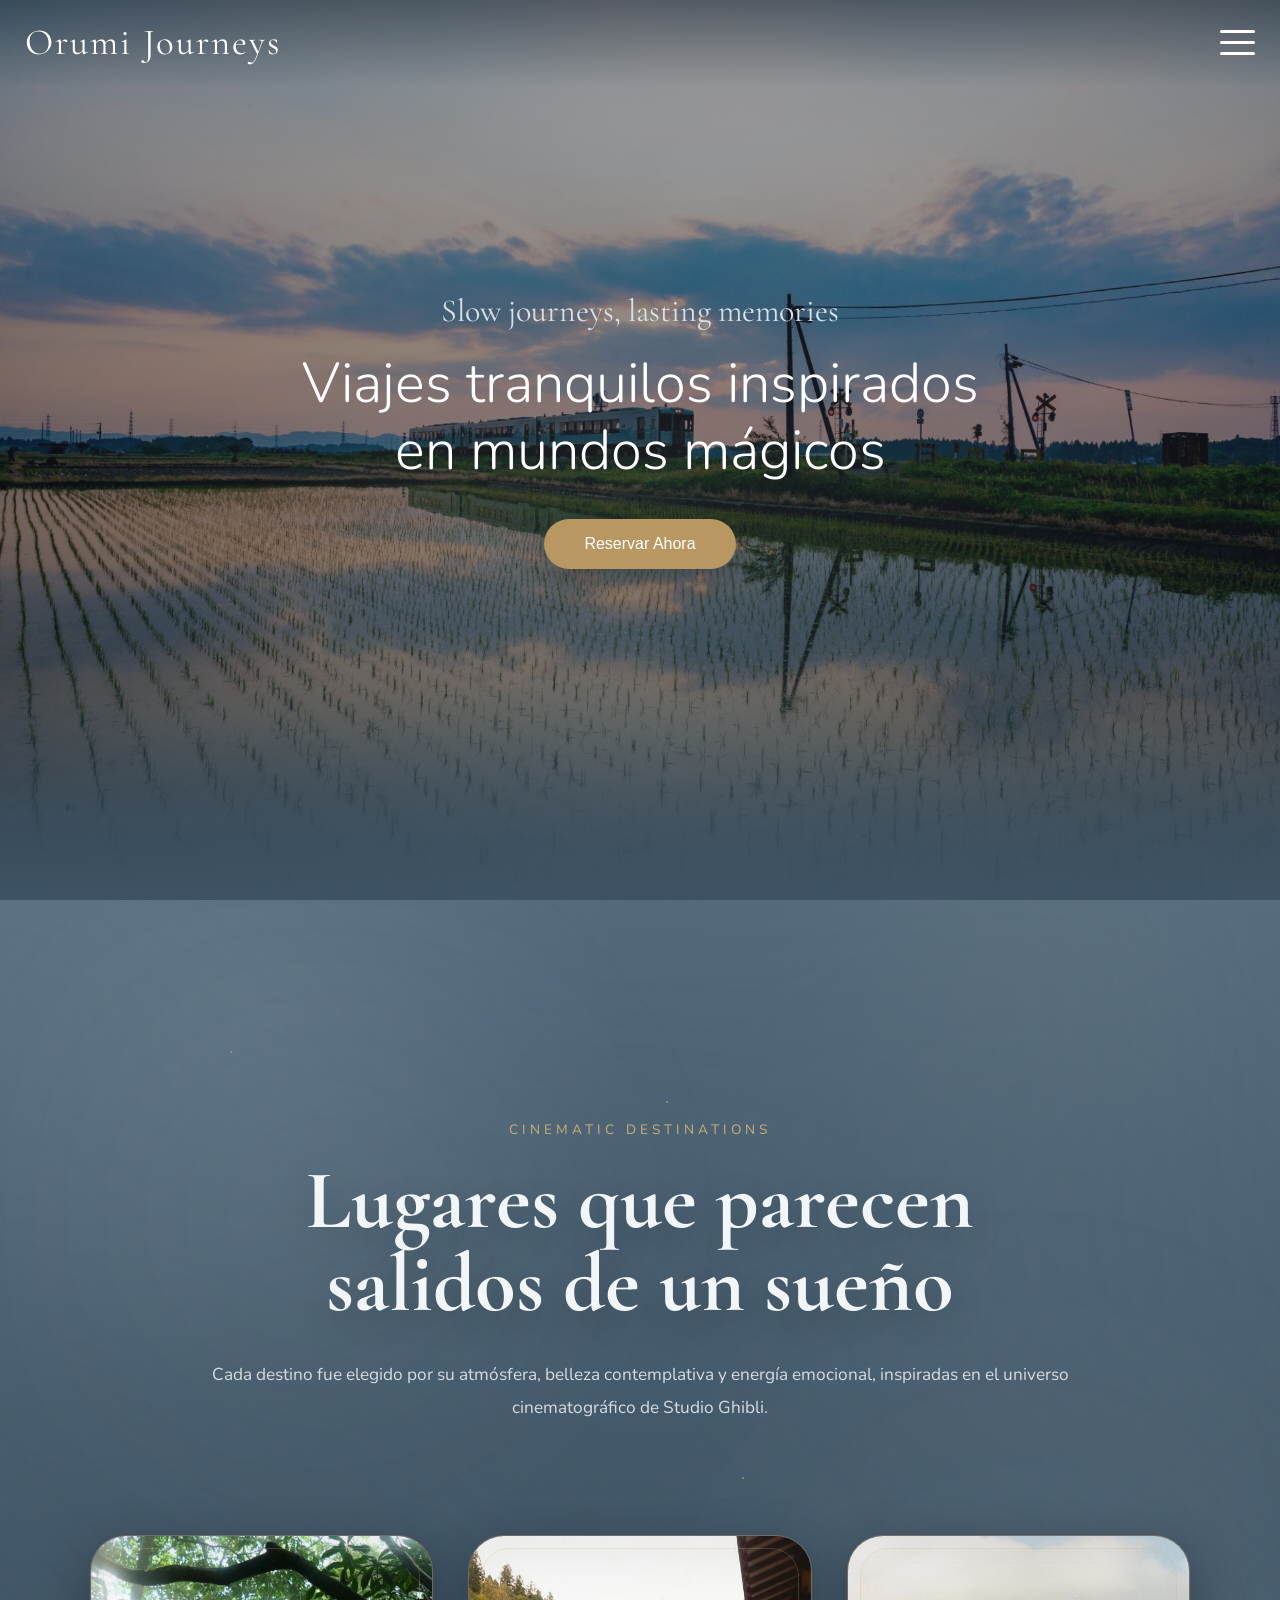
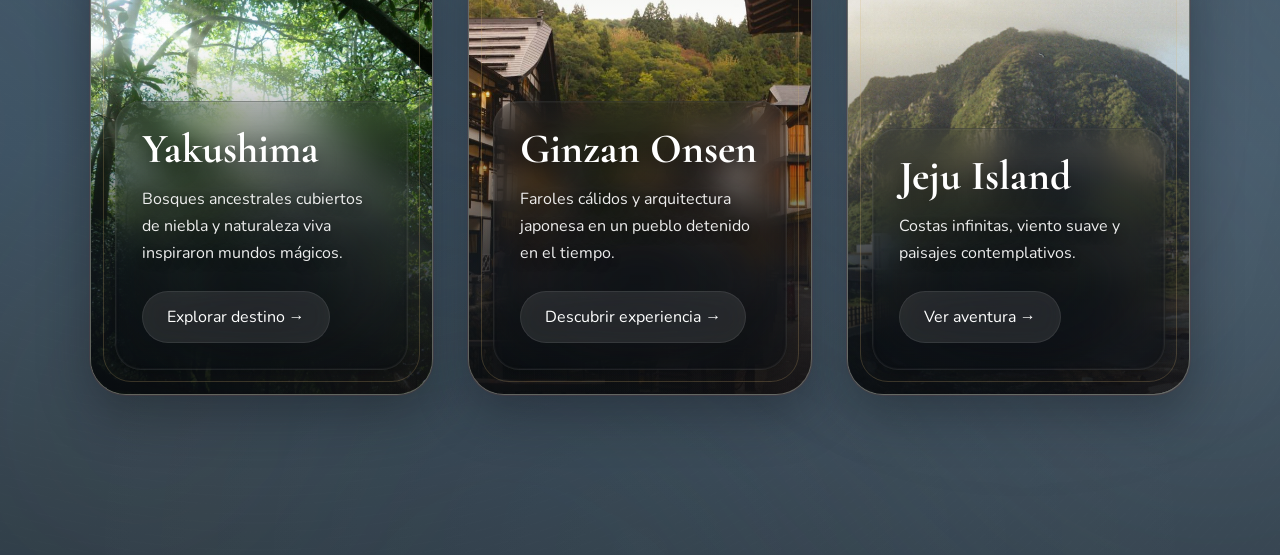
<file: index.html>
<!DOCTYPE html>
<html lang="es">

<head>

  <meta charset="UTF-8">

  <meta
    name="viewport"
    content="width=device-width, initial-scale=1.0"
  >

  <title>
    Orumi Journeys | Slow journeys, lasting memories
  </title>

  <!-- ================= FUENTES ================= -->

  <link rel="preconnect" href="https://fonts.googleapis.com">

  <link
    rel="preconnect"
    href="https://fonts.gstatic.com"
    crossorigin
  >

  <link
    href="https://fonts.googleapis.com/css2?family=Cormorant+Garamond:wght@300;400;600&family=Nunito:wght@300;400;600&display=swap"
    rel="stylesheet"
  >

  <!-- ================= CSS ================= -->

  <link rel="stylesheet" href="style.css">

</head>

<body>

  <!-- ================================================= -->
  <!-- ===================== LOADER ==================== -->
  <!-- ================================================= -->

  <div class="loader" id="loader">

    <div class="flower"></div>

    <p>Entering Orumi...</p>

  </div>

  <!-- ================================================= -->
  <!-- ===================== HEADER ==================== -->
  <!-- ================================================= -->

  <header class="header">

    <div class="logo">
      Orumi Journeys
    </div>

    <div class="menu-toggle" id="toggle">

      <span></span>
      <span></span>
      <span></span>

    </div>

    <!-- ================= MENU ================= -->

    <nav class="menu" id="menu">

      <a href="index.html">Inicio</a>

      <a href="destinations.html">Destinos</a>

      <a href="book-now.html">Reserva</a>

      <a href="about-us.html">Sobre Nosotros</a>

      <a href="contact-us.html">Contacto</a>

    </nav>

  </header>

  <!-- ================================================= -->
  <!-- ====================== HERO ===================== -->
  <!-- ================================================= -->

  <section class="hero">

    <div class="fog"></div>

    <div class="glow"></div>

    <div class="particles" id="particles"></div>

    <div class="leaves" id="leaves"></div>

    <!-- ================= CONTENT ================= -->

    <div class="hero-content">

      <p class="slogan">
        Slow journeys, lasting memories
      </p>

      <h1>
        Viajes tranquilos inspirados
        <br>
        en mundos mágicos
      </h1>

      <button class="btn">
        Reservar Ahora
      </button>

    </div>

  </section>

  <!-- ================================================= -->
  <!-- ================= DESTINATIONS ================== -->
  <!-- ================================================= -->

  <section class="destinations">

  <!-- ================= ATMOSPHERE ================= -->

  <div class="film-grain"></div>

  <div class="ambient-fog"></div>

  <div class="gold-particles">

    <span></span>
    <span></span>
    <span></span>
    <span></span>
    <span></span>
    <span></span>

  </div>

    <!-- ================= INTRO ================= -->

    <div class="section-intro">

      <p class="section-mini">
        Cinematic Destinations
      </p>

      <h2 class="section-title">
        Lugares que parecen
        <br>
        salidos de un sueño
      </h2>

      <p class="section-text">

        Cada destino fue elegido por su atmósfera,
        belleza contemplativa y energía emocional,
        inspiradas en el universo cinematográfico
        de Studio Ghibli.

      </p>

    </div>

    <!-- ================= GRID ================= -->

    <div class="destination-grid">

      <!-- ================= YAKUSHIMA ================= -->

      <a
        href="yakushima.html"
        class="destination-card"
      >

        <div class="destination-image">

          <img
            src="img/yakushima.jpg"
            alt="Yakushima"
          >

        </div>

        <div class="destination-content">

          <h3>Yakushima</h3>

          <p>
            Bosques ancestrales cubiertos de niebla
            y naturaleza viva inspiraron mundos mágicos.
          </p>

          <div class="destination-btn">
            Explorar destino →
          </div>

        </div>

      </a>

      <!-- ================= GINZAN ================= -->

      <a
        href="ginzan.html"
        class="destination-card"
      >

        <div class="destination-image">

          <img
            src="img/ginzan.jpg"
            alt="Ginzan Onsen"
          >

        </div>

        <div class="destination-content">

          <h3>Ginzan Onsen</h3>

          <p>
            Faroles cálidos y arquitectura japonesa
            en un pueblo detenido en el tiempo.
          </p>

          <div class="destination-btn">
            Descubrir experiencia →
          </div>

        </div>

      </a>

      <!-- ================= JEJU ================= -->

      <a
        href="jeju.html"
        class="destination-card"
      >

        <div class="destination-image">

          <img
            src="img/jeju.jpg"
            alt="Jeju Island"
          >

        </div>

        <div class="destination-content">

          <h3>Jeju Island</h3>

          <p>
            Costas infinitas, viento suave
            y paisajes contemplativos.
          </p>

          <div class="destination-btn">
            Ver aventura →
          </div>

        </div>

      </a>

    </div>

  </section>

  <!-- ================================================= -->
  <!-- ================= JAVASCRIPT ==================== -->
  <!-- ================================================= -->

  <script src="script.js"></script>

</body>

</html>
</file>
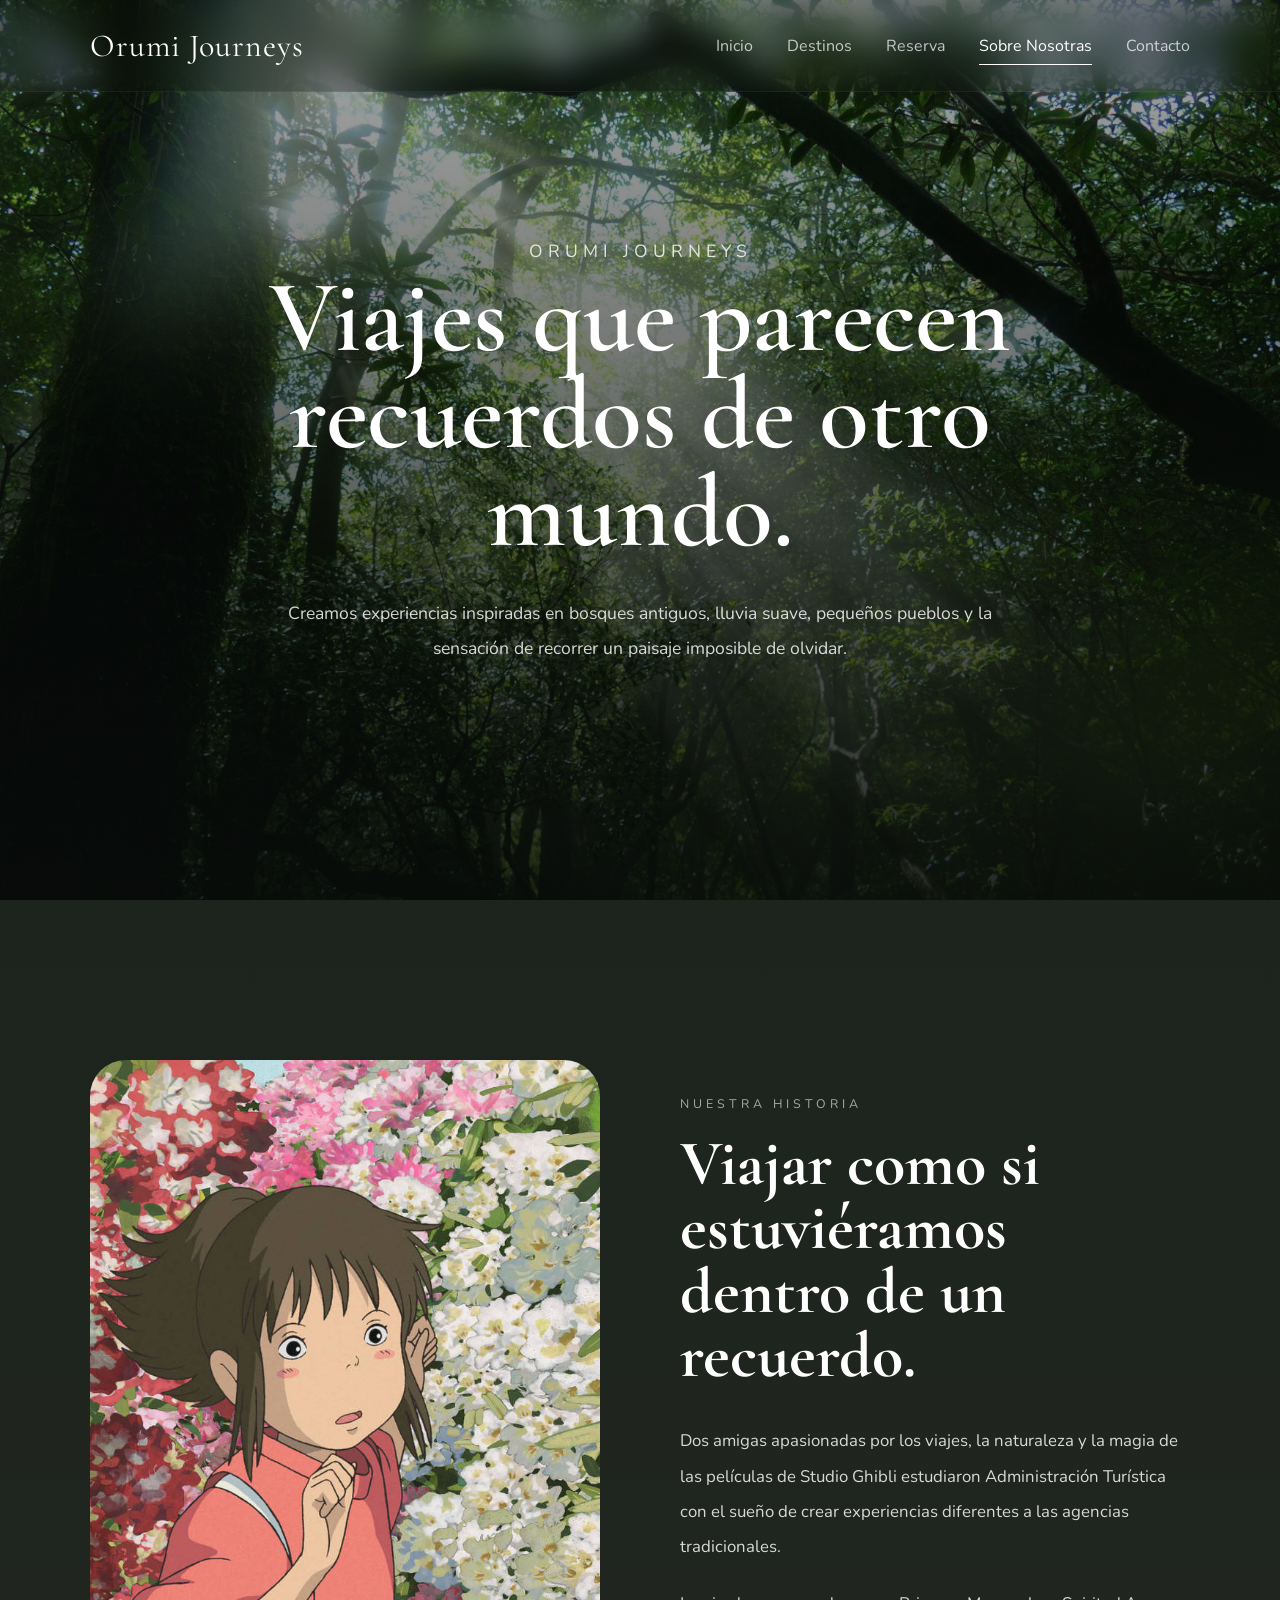
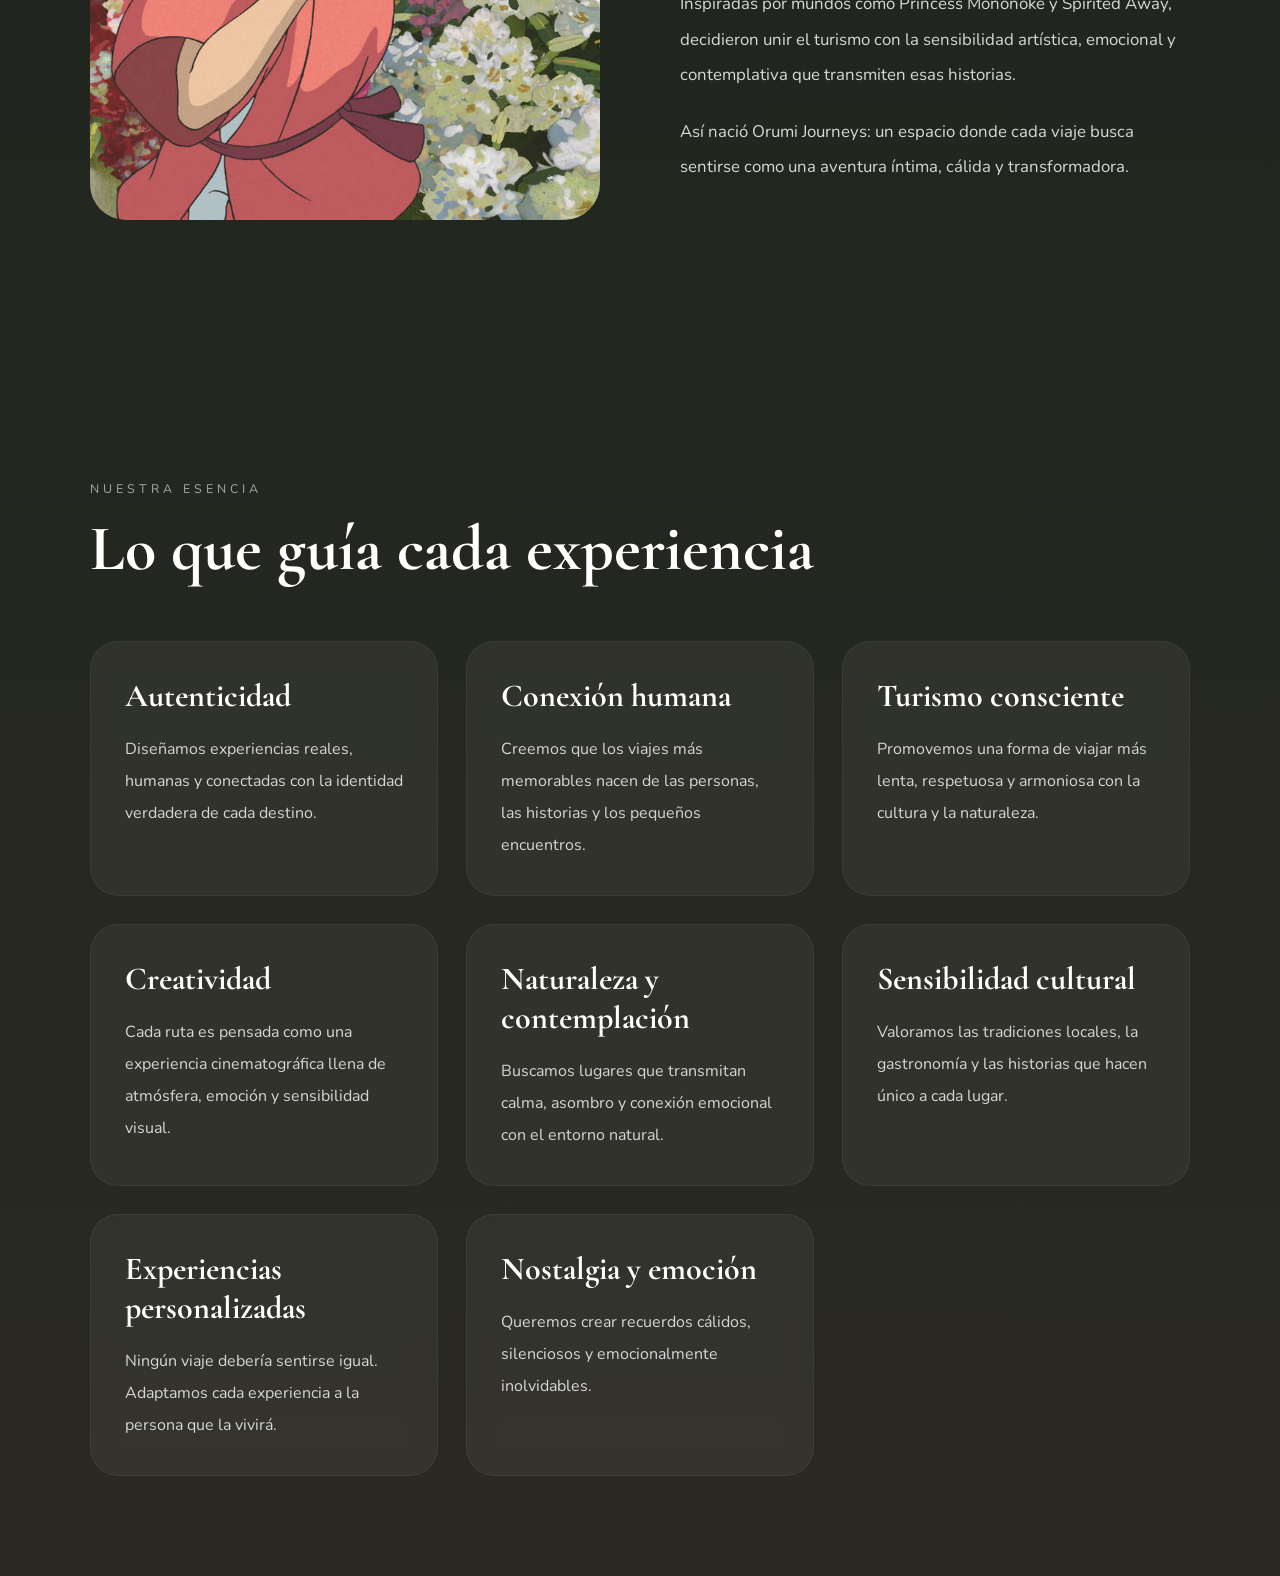
<file: about-us.html>
<!DOCTYPE html>
<html lang="es">

<head>

  <meta charset="UTF-8">

  <meta
    name="viewport"
    content="width=device-width, initial-scale=1.0"
  >

  <title>
    Sobre Nosotras | Orumi Journeys
  </title>

  <!-- ================= FUENTES ================= -->

  <link rel="preconnect" href="https://fonts.googleapis.com">

  <link
    rel="preconnect"
    href="https://fonts.gstatic.com"
    crossorigin
  >

  <link
    href="https://fonts.googleapis.com/css2?family=Cormorant+Garamond:wght@300;400;500;600;700&family=Nunito:wght@300;400;500;600&display=swap"
    rel="stylesheet"
  >

  <style>

    /* ================================================= */
    /* ================= RESET ========================= */
    /* ================================================= */

    * {

      margin: 0;
      padding: 0;
      box-sizing: border-box;

    }

    html {

      scroll-behavior: smooth;

    }

    body {

      font-family:
        'Nunito',
        sans-serif;

      background:
        linear-gradient(
          to bottom,
          #18211c,
          #20261f,
          #2b2923
        );

      color: white;

      overflow-x: hidden;

    }

    a {

      text-decoration: none;
      color: inherit;

    }

    img {

      display: block;

    }

    /* ================================================= */
    /* ================= FILM GRAIN ==================== */
    /* ================================================= */

    body::before {

      content: "";

      position: fixed;
      inset: 0;

      background-image:
        radial-gradient(
          rgba(255,255,255,0.03) 1px,
          transparent 1px
        );

      background-size:
        4px 4px;

      opacity: 0.18;

      pointer-events: none;

      z-index: 9999;

    }

    /* ================================================= */
    /* ================= HEADER ======================== */
    /* ================================================= */

    .header {

      position: fixed;

      top: 0;
      left: 0;

      width: 100%;

      padding:
        26px 7vw;

      display: flex;
      justify-content: space-between;
      align-items: center;

      z-index: 1000;

      background:
        rgba(12,16,14,0.28);

      backdrop-filter: blur(16px);

      border-bottom:
        1px solid rgba(255,255,255,0.05);

    }

    .logo {

      font-family:
        'Cormorant Garamond',
        serif;

      font-size: 2rem;

      letter-spacing: 1px;

    }

    .menu {

      display: flex;
      gap: 34px;

    }

    .menu a {

      opacity: 0.72;

      transition:
        opacity 0.4s ease;

      position: relative;

    }

    .menu a:hover,
    .menu a.active {

      opacity: 1;

    }

    .menu a.active::after {

      content: "";

      position: absolute;

      left: 0;
      bottom: -8px;

      width: 100%;
      height: 1px;

      background: white;

    }

    /* ================================================= */
    /* ================= HERO ========================== */
    /* ================================================= */

    .hero {

      position: relative;

      height: 100vh;

      display: flex;
      align-items: center;
      justify-content: center;

      text-align: center;

      overflow: hidden;

      background-image:
        url("img/yakushima.jpg");

      background-size: cover;
      background-position: center;

    }

    .hero::before {

      content: "";

      position: absolute;
      inset: 0;

      background:
        linear-gradient(
          to bottom,
          rgba(8,12,10,0.35),
          rgba(8,12,10,0.88)
        );

    }

    .hero-content {

      position: relative;
      z-index: 2;

      max-width: 1000px;

      padding:
        0 20px;

      animation:
        fadeUp 1.5s ease;

    }

    .hero-mini {

      letter-spacing: 5px;

      text-transform: uppercase;

      opacity: 0.7;

      margin-bottom: 22px;

      font-size: 0.85rem;

    }

    .hero h1 {

      font-family:
        'Cormorant Garamond',
        serif;

      font-size:
        clamp(3.5rem, 8vw, 7rem);

      line-height: 0.95;

      margin-bottom: 35px;

      font-weight: 600;

    }

    .hero p {

      max-width: 760px;

      margin: auto;

      line-height: 2;

      font-size: 1.1rem;

      opacity: 0.82;

    }

    /* ================================================= */
    /* ================= GENERAL ======================= */
    /* ================================================= */

    section {

      position: relative;

    }

    .section-mini {

      letter-spacing: 4px;

      text-transform: uppercase;

      font-size: 0.78rem;

      opacity: 0.6;

      margin-bottom: 20px;

    }

    .section-title {

      font-family:
        'Cormorant Garamond',
        serif;

      font-size:
        clamp(3rem,5vw,5.5rem);

      line-height: 1;

      margin-bottom: 35px;

    }

    .section-text {

      line-height: 2.1;

      opacity: 0.82;

      font-size: 1.05rem;

      max-width: 900px;

    }

    /* ================================================= */
    /* ================= STORY ========================= */
    /* ================================================= */

    .story-section {

      padding:
        160px 7vw;

    }

    .story-layout {

      display: grid;

      grid-template-columns:
        1fr 1fr;

      gap: 80px;

      align-items: center;

    }

    .story-image {

      position: relative;

      overflow: hidden;

      border-radius: 36px;

    }

    .story-image img {

      width: 100%;
      height: 760px;

      object-fit: cover;

      transition:
        transform 1.6s ease;

    }

    .story-image:hover img {

      transform: scale(1.04);

    }

    /* ================================================= */
    /* ================= VALUES ======================== */
    /* ================================================= */

    .values-section {

      padding:
        100px 7vw;

    }

    .values-grid {

      display: grid;

      grid-template-columns:
        repeat(auto-fit,minmax(280px,1fr));

      gap: 28px;

      margin-top: 60px;

    }

    .value {

      padding:
        34px;

      border-radius: 28px;

      background:
        rgba(255,255,255,0.05);

      border:
        1px solid rgba(255,255,255,0.05);

      backdrop-filter: blur(12px);

      transition:
        transform 0.5s ease,
        background 0.5s ease;

    }

    .value:hover {

      transform:
        translateY(-6px);

      background:
        rgba(255,255,255,0.08);

    }

    .value h3 {

      font-family:
        'Cormorant Garamond',
        serif;

      font-size: 2rem;

      margin-bottom: 18px;

    }

    .value p {

      line-height: 2;

      opacity: 0.8;

    }

    /* ================================================= */
    /* ================= IMAGE BREAK =================== */
    /* ================================================= */

    .image-break {

      height: 80vh;

      background-image:
        url("img/forest-fog.jpg");

      background-size: cover;
      background-position: center;

      background-attachment: fixed;

      position: relative;

    }

    .image-break::before {

      content: "";

      position: absolute;
      inset: 0;

      background:
        rgba(10,12,10,0.45);

    }

    /* ================================================= */
    /* ================= DIFFERENCE ==================== */
    /* ================================================= */

    .difference-section {

      padding:
        140px 7vw;

    }

    .difference-content {

      max-width: 950px;

    }

    .difference-list {

      display: flex;
      flex-direction: column;

      gap: 24px;

      margin-top: 45px;

    }

    .difference-item {

      padding-left: 24px;

      position: relative;

      line-height: 2;

      opacity: 0.84;

    }

    .difference-item::before {

      content: "";

      position: absolute;

      left: 0;
      top: 14px;

      width: 8px;
      height: 8px;

      border-radius: 50%;

      background:
        rgba(255,255,255,0.65);

    }

    /* ================================================= */
    /* ================= FOUNDERS ====================== */
    /* ================================================= */

    .founders-section {

      padding:
        140px 7vw;

    }

    .founders-title {

      font-family:
        'Cormorant Garamond',
        serif;

      font-size:
        clamp(3rem,5vw,5rem);

      line-height: 1;

      max-width: 700px;

      margin-bottom: 70px;

    }

    .founders-grid {

      display: grid;

      grid-template-columns:
        repeat(auto-fit,minmax(320px,1fr));

      gap: 40px;

    }

    .founder {

      position: relative;

    }

    .founder img {

      width: 100%;
      height: 650px;

      object-fit: cover;

      border-radius: 32px;

    }

    .founder-text {

      padding-top: 25px;

    }

    .founder-text h3 {

      font-family:
        'Cormorant Garamond',
        serif;

      font-size: 2.2rem;

      margin-bottom: 18px;

    }

    .founder-text p {

      line-height: 2;

      opacity: 0.82;

    }

    /* ================================================= */
    /* ================= TESTIMONIALS ================== */
    /* ================================================= */

    .testimonials {

      padding:
        140px 7vw;

    }

    .testimonial-grid {

      display: grid;

      grid-template-columns:
        repeat(auto-fit,minmax(280px,1fr));

      gap: 30px;

      margin-top: 60px;

    }

    .testimonial {

      padding:
        34px;

      border-radius: 28px;

      background:
        rgba(255,255,255,0.05);

      border:
        1px solid rgba(255,255,255,0.05);

      line-height: 2;

      opacity: 0.85;

    }

    .testimonial span {

      display: block;

      margin-top: 24px;

      opacity: 0.6;

    }

    /* ================================================= */
    /* ================= FINAL CTA ===================== */
    /* ================================================= */

    .final-cta {

      position: relative;

      padding:
        180px 7vw;

      overflow: hidden;

      background-image:
        url("img/jiufen.jpg");

      background-size: cover;
      background-position: center;

    }

    .cta-overlay {

      position: absolute;
      inset: 0;

      background:
        rgba(8,10,8,0.72);

      backdrop-filter: blur(3px);

    }

    .cta-content {

      position: relative;
      z-index: 2;

      max-width: 900px;

    }

    .cta-content h2 {

      font-family:
        'Cormorant Garamond',
        serif;

      font-size:
        clamp(3rem,6vw,5.8rem);

      line-height: 0.98;

      margin-bottom: 30px;

    }

    .cta-content p {

      max-width: 700px;

      line-height: 2;

      opacity: 0.82;

      margin-bottom: 45px;

    }

    .cta-buttons {

      display: flex;
      flex-wrap: wrap;

      gap: 20px;

    }

    .btn {

      padding:
        18px 34px;

      border-radius: 999px;

      transition:
        transform 0.4s ease,
        background 0.4s ease;

    }

    .btn:hover {

      transform:
        translateY(-3px);

    }

    .btn-primary {

      background:
        white;

      color:
        #151b18;

    }

    .btn-secondary {

      background:
        rgba(255,255,255,0.08);

      border:
        1px solid rgba(255,255,255,0.08);

    }

    /* ================================================= */
    /* ================= FOOTER ======================== */
    /* ================================================= */

    footer {

      padding:
        90px 7vw;

      background:
        #141815;

      border-top:
        1px solid rgba(255,255,255,0.05);

    }

    .footer-grid {

      display: grid;

      grid-template-columns:
        repeat(auto-fit,minmax(220px,1fr));

      gap: 50px;

    }

    .footer-title {

      font-family:
        'Cormorant Garamond',
        serif;

      font-size: 2rem;

      margin-bottom: 20px;

    }

    .footer-column {

      display: flex;
      flex-direction: column;

      gap: 14px;

    }

    .footer-column p,
    .footer-column a {

      opacity: 0.74;

    }

    .footer-bottom {

      margin-top: 70px;

      text-align: center;

      opacity: 0.55;

    }

    /* ================================================= */
    /* ================= ANIMATIONS ==================== */
    /* ================================================= */

    @keyframes fadeUp {

      from {

        opacity: 0;
        transform:
          translateY(30px);

      }

      to {

        opacity: 1;
        transform:
          translateY(0);

      }

    }

    /* ================================================= */
    /* ================= RESPONSIVE ==================== */
    /* ================================================= */

    @media (max-width: 1000px) {

      .story-layout {

        grid-template-columns:
          1fr;

      }

      .story-image img {

        height: 520px;

      }

    }

    @media (max-width: 900px) {

      .menu {

        display: none;

      }

      .hero {

        height: 90vh;

      }

      section {

        overflow: hidden;

      }

      .story-section,
      .difference-section,
      .founders-section,
      .testimonials,
      .values-section {

        padding:
          100px 24px;

      }

      .final-cta {

        padding:
          140px 24px;

      }

      .founder img {

        height: 500px;

      }

    }

  </style>

</head>

<body>

  <!-- ================================================= -->
  <!-- ================= HEADER ======================== -->
  <!-- ================================================= -->

  <header class="header">

    <div class="logo">
      Orumi Journeys
    </div>

    <nav class="menu">

      <a href="index.html">
        Inicio
      </a>

      <a href="destinations.html">
        Destinos
      </a>

      <a href="book-now.html">
        Reserva
      </a>

      <a
        href="about-us.html"
        class="active"
      >
        Sobre Nosotras
      </a>

      <a href="contacto.html">
        Contacto
      </a>

    </nav>

  </header>

  <!-- ================================================= -->
  <!-- ================= HERO ========================== -->
  <!-- ================================================= -->

  <section class="hero">

    <div class="hero-content">

      <p class="hero-mini">
        Orumi Journeys
      </p>

      <h1>
        Viajes que parecen
        recuerdos de otro mundo.
      </h1>

      <p>

        Creamos experiencias inspiradas
        en bosques antiguos, lluvia suave,
        pequeños pueblos y la sensación
        de recorrer un paisaje imposible de olvidar.

      </p>

    </div>

  </section>

  <!-- ================================================= -->
  <!-- ================= STORY ========================= -->
  <!-- ================================================= -->

  <section class="story-section">

    <div class="story-layout">

      <div class="story-image">

        <img
          src="img/about-story.jpg"
          alt="Historia Orumi"
        >

      </div>

      <div class="story-content">

        <p class="section-mini">
          Nuestra Historia
        </p>

        <h2 class="section-title">
          Viajar como si
          estuviéramos dentro
          de un recuerdo.
        </h2>

        <p class="section-text">

          Dos amigas apasionadas por los viajes,
          la naturaleza y la magia de las películas
          de Studio Ghibli estudiaron Administración
          Turística con el sueño de crear experiencias
          diferentes a las agencias tradicionales.

        </p>

        <br>

        <p class="section-text">

          Inspiradas por mundos como
          Princess Mononoke y Spirited Away,
          decidieron unir el turismo con la sensibilidad
          artística, emocional y contemplativa
          que transmiten esas historias.

        </p>

        <br>

        <p class="section-text">

          Así nació Orumi Journeys:
          un espacio donde cada viaje busca sentirse
          como una aventura íntima,
          cálida y transformadora.

        </p>

      </div>

    </div>

  </section>

  <!-- ================================================= -->
  <!-- ================= VALUES ======================== -->
  <!-- ================================================= -->

  <section class="values-section">

    <p class="section-mini">
      Nuestra esencia
    </p>

    <h2 class="section-title">
      Lo que guía cada experiencia
    </h2>

    <div class="values-grid">

      <div class="value">

        <h3>
          Autenticidad
        </h3>

        <p>

          Diseñamos experiencias reales,
          humanas y conectadas con la identidad
          verdadera de cada destino.

        </p>

      </div>

      <div class="value">

        <h3>
          Conexión humana
        </h3>

        <p>

          Creemos que los viajes más memorables
          nacen de las personas, las historias
          y los pequeños encuentros.

        </p>

      </div>

      <div class="value">

        <h3>
          Turismo consciente
        </h3>

        <p>

          Promovemos una forma de viajar
          más lenta, respetuosa y armoniosa
          con la cultura y la naturaleza.

        </p>

      </div>

      <div class="value">

        <h3>
          Creatividad
        </h3>

        <p>

          Cada ruta es pensada como una experiencia
          cinematográfica llena de atmósfera,
          emoción y sensibilidad visual.

        </p>

      </div>

      <div class="value">

        <h3>
          Naturaleza y contemplación
        </h3>

        <p>

          Buscamos lugares que transmitan calma,
          asombro y conexión emocional
          con el entorno natural.

        </p>

      </div>

      <div class="value">

        <h3>
          Sensibilidad cultural
        </h3>

        <p>

          Valoramos las tradiciones locales,
          la gastronomía y las historias
          que hacen único a cada lugar.

        </p>

      </div>

      <div class="value">

        <h3>
          Experiencias personalizadas
        </h3>

        <p>

          Ningún viaje debería sentirse igual.
          Adaptamos cada experiencia a la persona
          que la vivirá.

        </p>

      </div>

      <div class="value">

        <h3>
          Nostalgia y emoción
        </h3>

        <p>

          Queremos crear recuerdos cálidos,
          silenciosos y emocionalmente
          inolvidables.

        </p>

      </div>

    </div>

  </section>

</body>

</html>
</file>
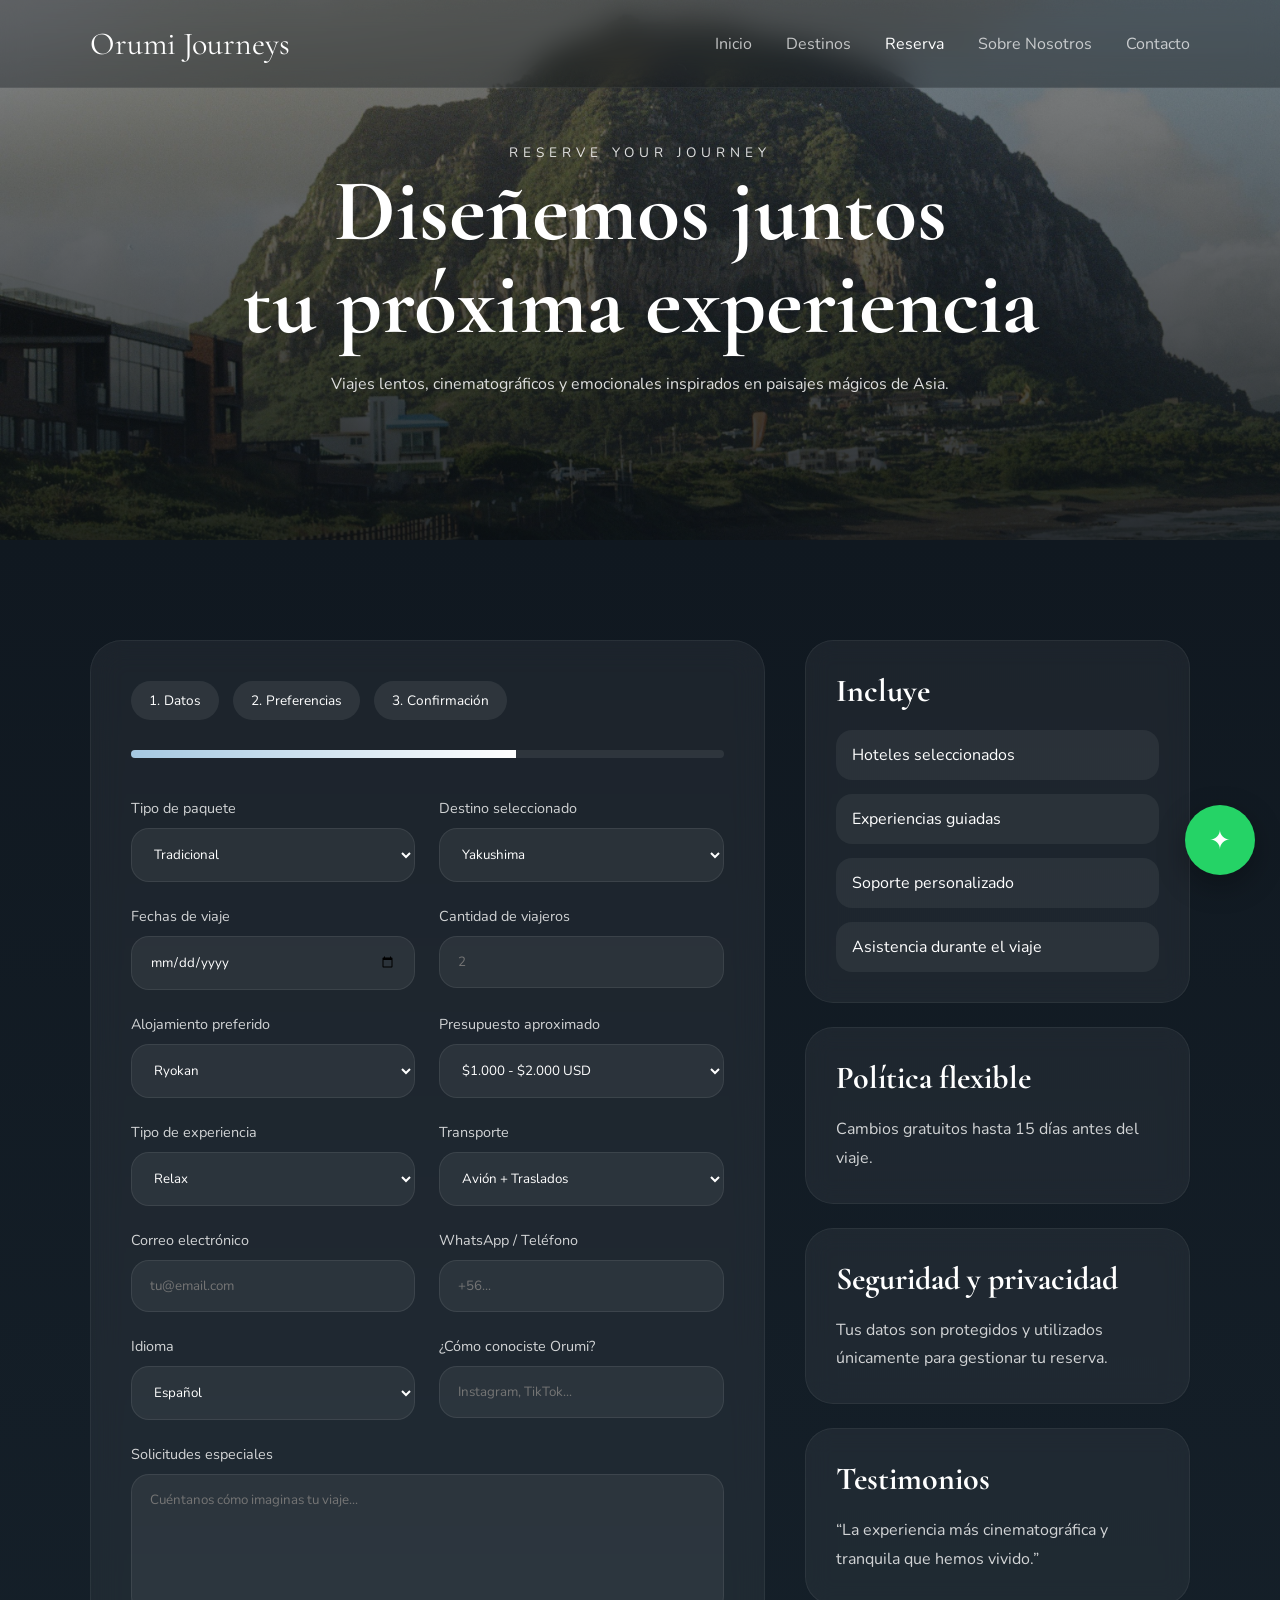
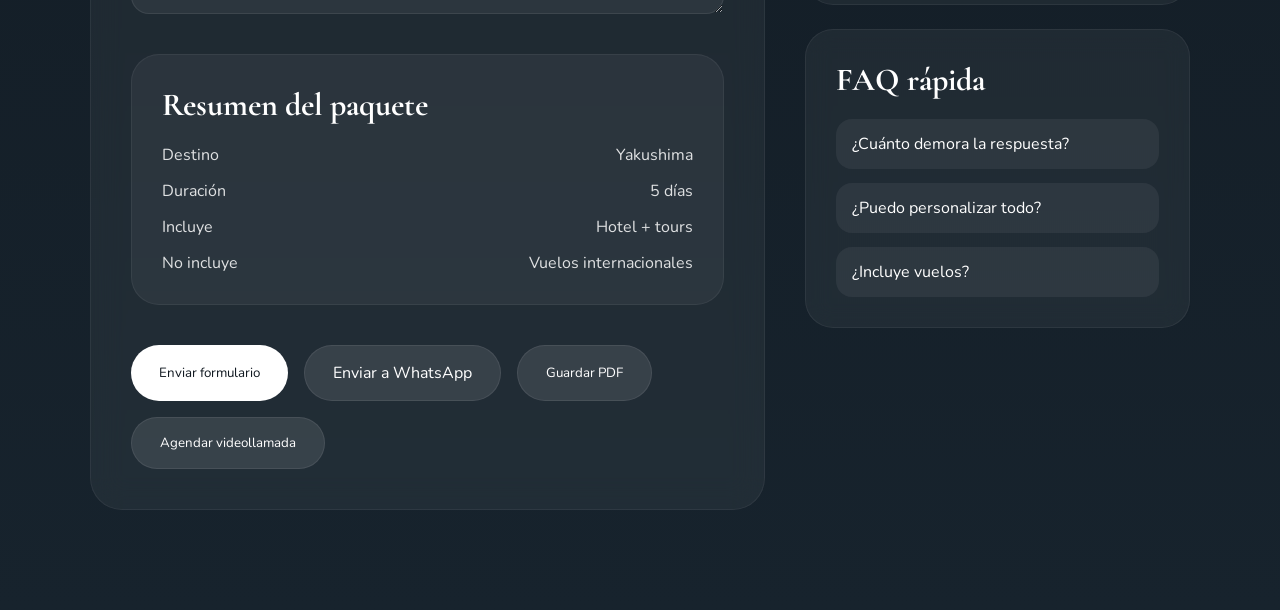
<file: book-now.html>
<!DOCTYPE html>
<html lang="es">

<head>

  <meta charset="UTF-8">

  <meta
    name="viewport"
    content="width=device-width, initial-scale=1.0"
  >

  <title>
    Book Your Journey | Orumi Journeys
  </title>

  <!-- ================= FUENTES ================= -->

  <link rel="preconnect" href="https://fonts.googleapis.com">

  <link
    rel="preconnect"
    href="https://fonts.gstatic.com"
    crossorigin
  >

  <link
    href="https://fonts.googleapis.com/css2?family=Cormorant+Garamond:wght@300;400;600;700&family=Nunito:wght@300;400;600&display=swap"
    rel="stylesheet"
  >

  <style>

    /* ================================================= */
    /* ================= RESET ========================= */
    /* ================================================= */

    * {

      margin: 0;
      padding: 0;
      box-sizing: border-box;

    }

    html {

      scroll-behavior: smooth;

    }

    body {

      background:
        #101820;

      color: white;

      font-family:
        'Nunito',
        sans-serif;

      overflow-x: hidden;

    }

    a {

      text-decoration: none;
      color: inherit;

    }

    button,
    input,
    select,
    textarea {

      font-family:
        'Nunito',
        sans-serif;

    }

    /* ================================================= */
    /* ================= HEADER ======================== */
    /* ================================================= */

    .header {

      position: fixed;

      top: 0;
      left: 0;

      width: 100%;

      padding:
        24px 7vw;

      display: flex;
      justify-content: space-between;
      align-items: center;

      z-index: 1000;

      background:
        rgba(10,15,20,0.35);

      backdrop-filter: blur(14px);

      border-bottom:
        1px solid rgba(255,255,255,0.06);

    }

    .logo {

      font-family:
        'Cormorant Garamond',
        serif;

      font-size: 2rem;

    }

    .menu {

      display: flex;
      gap: 34px;

    }

    .menu a {

      opacity: 0.7;

      transition:
        opacity 0.4s ease;

    }

    .menu a:hover,
    .menu a.active {

      opacity: 1;

    }

    /* ================================================= */
    /* ================= HERO ========================== */
    /* ================================================= */

    .hero {

      position: relative;

      height: 60vh;

      display: flex;
      align-items: center;
      justify-content: center;

      text-align: center;

      overflow: hidden;

      background-image:
        url("img/jeju.jpg");

      background-size: cover;
      background-position: center;

    }

    .hero::before {

      content: "";

      position: absolute;
      inset: 0;

      background:
        linear-gradient(
          to bottom,
          rgba(10,15,20,0.45),
          rgba(10,15,20,0.88)
        );

    }

    .hero-content {

      position: relative;
      z-index: 2;

      padding:
        0 20px;

    }

    .hero-mini {

      letter-spacing: 5px;

      text-transform: uppercase;

      font-size: 0.85rem;

      opacity: 0.7;

      margin-bottom: 20px;

    }

    .hero h1 {

      font-family:
        'Cormorant Garamond',
        serif;

      font-size:
        clamp(3rem, 7vw, 5.5rem);

      line-height: 1.05;

      margin-bottom: 20px;

    }

    .hero p {

      max-width: 700px;

      margin: auto;

      line-height: 1.8;

      opacity: 0.85;

    }

    /* ================================================= */
    /* ================= MAIN ========================== */
    /* ================================================= */

    .booking-section {

      padding:
        100px 7vw;

      background:
        linear-gradient(
          to bottom,
          #101820,
          #17232d
        );

    }

    .booking-container {

      display: grid;

      grid-template-columns:
        1.4fr 0.8fr;

      gap: 40px;

    }

    /* ================================================= */
    /* ================= FORM ========================== */
    /* ================================================= */

    .booking-form {

      padding:
        40px;

      border-radius: 32px;

      background:
        rgba(255,255,255,0.05);

      backdrop-filter: blur(16px);

      border:
        1px solid rgba(255,255,255,0.06);

    }

    .step-indicator {

      display: flex;
      gap: 14px;

      margin-bottom: 30px;

      flex-wrap: wrap;

    }

    .step {

      padding:
        10px 18px;

      border-radius: 999px;

      background:
        rgba(255,255,255,0.08);

      font-size: 0.85rem;

    }

    .progress-bar {

      width: 100%;
      height: 8px;

      border-radius: 999px;

      overflow: hidden;

      background:
        rgba(255,255,255,0.08);

      margin-bottom: 40px;

    }

    .progress {

      width: 65%;
      height: 100%;

      background:
        linear-gradient(
          to right,
          #a5c8e1,
          #ffffff
        );

    }

    .form-grid {

      display: grid;

      grid-template-columns:
        repeat(auto-fit, minmax(240px,1fr));

      gap: 24px;

    }

    .field {

      display: flex;
      flex-direction: column;

      gap: 10px;

    }

    .field label {

      font-size: 0.9rem;

      opacity: 0.8;

    }

    .field input,
    .field select,
    .field textarea {

      padding:
        16px 18px;

      border-radius: 18px;

      border:
        1px solid rgba(255,255,255,0.08);

      background:
        rgba(255,255,255,0.06);

      color: white;

      outline: none;

      transition:
        0.4s ease;

    }

    .field input:focus,
    .field select:focus,
    .field textarea:focus {

      border:
        1px solid rgba(255,255,255,0.25);

      background:
        rgba(255,255,255,0.1);

    }

    textarea {

      min-height: 140px;

      resize: vertical;

    }

    /* ================================================= */
    /* ================= SUMMARY ======================= */
    /* ================================================= */

    .summary {

      margin-top: 40px;

      padding:
        30px;

      border-radius: 28px;

      background:
        rgba(255,255,255,0.05);

      border:
        1px solid rgba(255,255,255,0.06);

    }

    .summary h3 {

      font-family:
        'Cormorant Garamond',
        serif;

      font-size: 2rem;

      margin-bottom: 20px;

    }

    .summary-list {

      display: flex;
      flex-direction: column;

      gap: 14px;

    }

    .summary-item {

      display: flex;
      justify-content: space-between;

      gap: 20px;

      opacity: 0.85;

    }

    /* ================================================= */
    /* ================= BUTTONS ======================= */
    /* ================================================= */

    .buttons {

      display: flex;
      flex-wrap: wrap;

      gap: 16px;

      margin-top: 40px;

    }

    .btn {

      padding:
        16px 28px;

      border-radius: 999px;

      border: none;

      cursor: pointer;

      transition:
        transform 0.4s ease,
        background 0.4s ease;

    }

    .btn:hover {

      transform:
        translateY(-2px);

    }

    .btn-primary {

      background:
        white;

      color:
        #101820;

    }

    .btn-secondary {

      background:
        rgba(255,255,255,0.1);

      color: white;

      border:
        1px solid rgba(255,255,255,0.08);

    }

    /* ================================================= */
    /* ================= SIDEBAR ======================= */
    /* ================================================= */

    .sidebar {

      display: flex;
      flex-direction: column;

      gap: 24px;

    }

    .sidebar-card {

      padding:
        30px;

      border-radius: 28px;

      background:
        rgba(255,255,255,0.05);

      border:
        1px solid rgba(255,255,255,0.06);

      backdrop-filter: blur(12px);

    }

    .sidebar-card h3 {

      font-family:
        'Cormorant Garamond',
        serif;

      font-size: 2rem;

      margin-bottom: 18px;

    }

    .sidebar-card p {

      line-height: 1.8;

      opacity: 0.8;

    }

    .list {

      display: flex;
      flex-direction: column;

      gap: 14px;

      margin-top: 20px;

    }

    .list div {

      padding:
        14px 16px;

      border-radius: 16px;

      background:
        rgba(255,255,255,0.06);

    }

    /* ================================================= */
    /* ================= WHATSAPP ====================== */
    /* ================================================= */

    .whatsapp-float {

      position: fixed;

      right: 25px;
      bottom: 25px;

      width: 70px;
      height: 70px;

      border-radius: 50%;

      display: flex;
      align-items: center;
      justify-content: center;

      background:
        #25D366;

      color: white;

      font-size: 1.6rem;

      box-shadow:
        0 10px 30px rgba(0,0,0,0.3);

      z-index: 999;

      transition:
        transform 0.4s ease;

    }

    .whatsapp-float:hover {

      transform:
        scale(1.08);

    }

    /* ================================================= */
    /* ================= CONFIRMATION ================== */
    /* ================================================= */

    .confirmation {

      margin-top: 30px;

      padding:
        18px 22px;

      border-radius: 18px;

      background:
        rgba(255,255,255,0.08);

      display: none;

    }

    .confirmation.active {

      display: block;

      animation:
        fadeIn 0.6s ease;

    }

    @keyframes fadeIn {

      from {

        opacity: 0;
        transform:
          translateY(10px);

      }

      to {

        opacity: 1;
        transform:
          translateY(0);

      }

    }

    /* ================================================= */
    /* ================= RESPONSIVE ==================== */
    /* ================================================= */

    @media (max-width: 1100px) {

      .booking-container {

        grid-template-columns:
          1fr;

      }

    }

    @media (max-width: 800px) {

      .menu {

        display: none;

      }

      .booking-form {

        padding:
          28px;

      }

      .hero {

        height: 70vh;

      }

    }

  </style>

</head>

<body>

  <!-- ================================================= -->
  <!-- ================= HEADER ======================== -->
  <!-- ================================================= -->

  <header class="header">

    <div class="logo">
      Orumi Journeys
    </div>

    <nav class="menu">

      <a href="index.html">
        Inicio
      </a>

      <a href="destinations.html">
        Destinos
      </a>

      <a
        href="book-now.html"
        class="active"
      >
        Reserva
      </a>

      <a href="nosotros.html">
        Sobre Nosotros
      </a>

      <a href="contacto.html">
        Contacto
      </a>

    </nav>

  </header>

  <!-- ================================================= -->
  <!-- ================= HERO ========================== -->
  <!-- ================================================= -->

  <section class="hero">

    <div class="hero-content">

      <p class="hero-mini">
        Reserve Your Journey
      </p>

      <h1>
        Diseñemos juntos
        <br>
        tu próxima experiencia
      </h1>

      <p>

        Viajes lentos, cinematográficos y emocionales
        inspirados en paisajes mágicos de Asia.

      </p>

    </div>

  </section>

  <!-- ================================================= -->
  <!-- ================= BOOKING ======================= -->
  <!-- ================================================= -->

  <section class="booking-section">

    <div class="booking-container">

      <!-- ================= FORM ================= -->

      <div class="booking-form">

        <div class="step-indicator">

          <div class="step">
            1. Datos
          </div>

          <div class="step">
            2. Preferencias
          </div>

          <div class="step">
            3. Confirmación
          </div>

        </div>

        <div class="progress-bar">
          <div class="progress"></div>
        </div>

        <div class="form-grid">

          <div class="field">

            <label>
              Tipo de paquete
            </label>

            <select>

              <option>
                Tradicional
              </option>

              <option>
                Personalizado
              </option>

            </select>

          </div>

          <div class="field">

            <label>
              Destino seleccionado
            </label>

            <select>

              <option>
                Yakushima
              </option>

              <option>
                Ginzan Onsen
              </option>

              <option>
                Jeju Island
              </option>

              <option>
                Jiufen
              </option>

              <option>
                Hoi An
              </option>

            </select>

          </div>

          <div class="field">

            <label>
              Fechas de viaje
            </label>

            <input type="date">

          </div>

          <div class="field">

            <label>
              Cantidad de viajeros
            </label>

            <input
              type="number"
              placeholder="2"
            >

          </div>

          <div class="field">

            <label>
              Alojamiento preferido
            </label>

            <select>

              <option>
                Ryokan
              </option>

              <option>
                Boutique Hotel
              </option>

              <option>
                Resort
              </option>

              <option>
                Cabaña Natural
              </option>

            </select>

          </div>

          <div class="field">

            <label>
              Presupuesto aproximado
            </label>

            <select>

              <option>
                $1.000 - $2.000 USD
              </option>

              <option>
                $2.000 - $4.000 USD
              </option>

              <option>
                $4.000+ USD
              </option>

            </select>

          </div>

          <div class="field">

            <label>
              Tipo de experiencia
            </label>

            <select>

              <option>
                Relax
              </option>

              <option>
                Cultural
              </option>

              <option>
                Naturaleza
              </option>

              <option>
                Aventura
              </option>

            </select>

          </div>

          <div class="field">

            <label>
              Transporte
            </label>

            <select>

              <option>
                Avión + Traslados
              </option>

              <option>
                Solo alojamiento
              </option>

              <option>
                Experiencia completa
              </option>

            </select>

          </div>

          <div class="field">

            <label>
              Correo electrónico
            </label>

            <input
              type="email"
              placeholder="tu@email.com"
            >

          </div>

          <div class="field">

            <label>
              WhatsApp / Teléfono
            </label>

            <input
              type="text"
              placeholder="+56..."
            >

          </div>

          <div class="field">

            <label>
              Idioma
            </label>

            <select>

              <option>
                Español
              </option>

              <option>
                English
              </option>

              <option>
                Português
              </option>

            </select>

          </div>

          <div class="field">

            <label>
              ¿Cómo conociste Orumi?
            </label>

            <input
              type="text"
              placeholder="Instagram, TikTok..."
            >

          </div>

        </div>

        <div
          class="field"
          style="margin-top: 24px;"
        >

          <label>
            Solicitudes especiales
          </label>

          <textarea
            placeholder="Cuéntanos cómo imaginas tu viaje..."
          ></textarea>

        </div>

        <!-- ================= SUMMARY ================= -->

        <div class="summary">

          <h3>
            Resumen del paquete
          </h3>

          <div class="summary-list">

            <div class="summary-item">
              <span>Destino</span>
              <span>Yakushima</span>
            </div>

            <div class="summary-item">
              <span>Duración</span>
              <span>5 días</span>
            </div>

            <div class="summary-item">
              <span>Incluye</span>
              <span>Hotel + tours</span>
            </div>

            <div class="summary-item">
              <span>No incluye</span>
              <span>Vuelos internacionales</span>
            </div>

          </div>

        </div>

        <!-- ================= BUTTONS ================= -->

        <div class="buttons">

          <button
            class="btn btn-primary"
            id="sendBtn"
          >
            Enviar formulario
          </button>

          <a
            href="https://wa.me/"
            target="_blank"
            class="btn btn-secondary"
          >
            Enviar a WhatsApp
          </a>

          <button class="btn btn-secondary">
            Guardar PDF
          </button>

          <button class="btn btn-secondary">
            Agendar videollamada
          </button>

        </div>

        <!-- ================= CONFIRMATION ================= -->

        <div
          class="confirmation"
          id="confirmation"
        >

          Tu solicitud fue enviada correctamente.
          Nuestro equipo responderá dentro de 24 horas.

        </div>

      </div>

      <!-- ================= SIDEBAR ================= -->

      <div class="sidebar">

        <div class="sidebar-card">

          <h3>
            Incluye
          </h3>

          <div class="list">

            <div>
              Hoteles seleccionados
            </div>

            <div>
              Experiencias guiadas
            </div>

            <div>
              Soporte personalizado
            </div>

            <div>
              Asistencia durante el viaje
            </div>

          </div>

        </div>

        <div class="sidebar-card">

          <h3>
            Política flexible
          </h3>

          <p>

            Cambios gratuitos hasta
            15 días antes del viaje.

          </p>

        </div>

        <div class="sidebar-card">

          <h3>
            Seguridad y privacidad
          </h3>

          <p>

            Tus datos son protegidos
            y utilizados únicamente
            para gestionar tu reserva.

          </p>

        </div>

        <div class="sidebar-card">

          <h3>
            Testimonios
          </h3>

          <p>

            “La experiencia más
            cinematográfica y tranquila
            que hemos vivido.”

          </p>

        </div>

        <div class="sidebar-card">

          <h3>
            FAQ rápida
          </h3>

          <div class="list">

            <div>
              ¿Cuánto demora la respuesta?
            </div>

            <div>
              ¿Puedo personalizar todo?
            </div>

            <div>
              ¿Incluye vuelos?
            </div>

          </div>

        </div>

      </div>

    </div>

  </section>

  <!-- ================================================= -->
  <!-- ================= WHATSAPP ====================== -->
  <!-- ================================================= -->

  <a
    href="https://wa.me/"
    target="_blank"
    class="whatsapp-float"
  >
    ✦
  </a>

  <!-- ================================================= -->
  <!-- ================= JAVASCRIPT ==================== -->
  <!-- ================================================= -->

  <script>

    // ================================================
    // CONFIRMATION MESSAGE
    // ================================================

    const sendBtn =
      document.getElementById('sendBtn');

    const confirmation =
      document.getElementById('confirmation');

    sendBtn.addEventListener('click', () => {

      confirmation.classList.add('active');

      window.scrollTo({

        top:
          confirmation.offsetTop - 120,

        behavior:
          'smooth'

      });

    });

  </script>

</body>

</html>
</file>
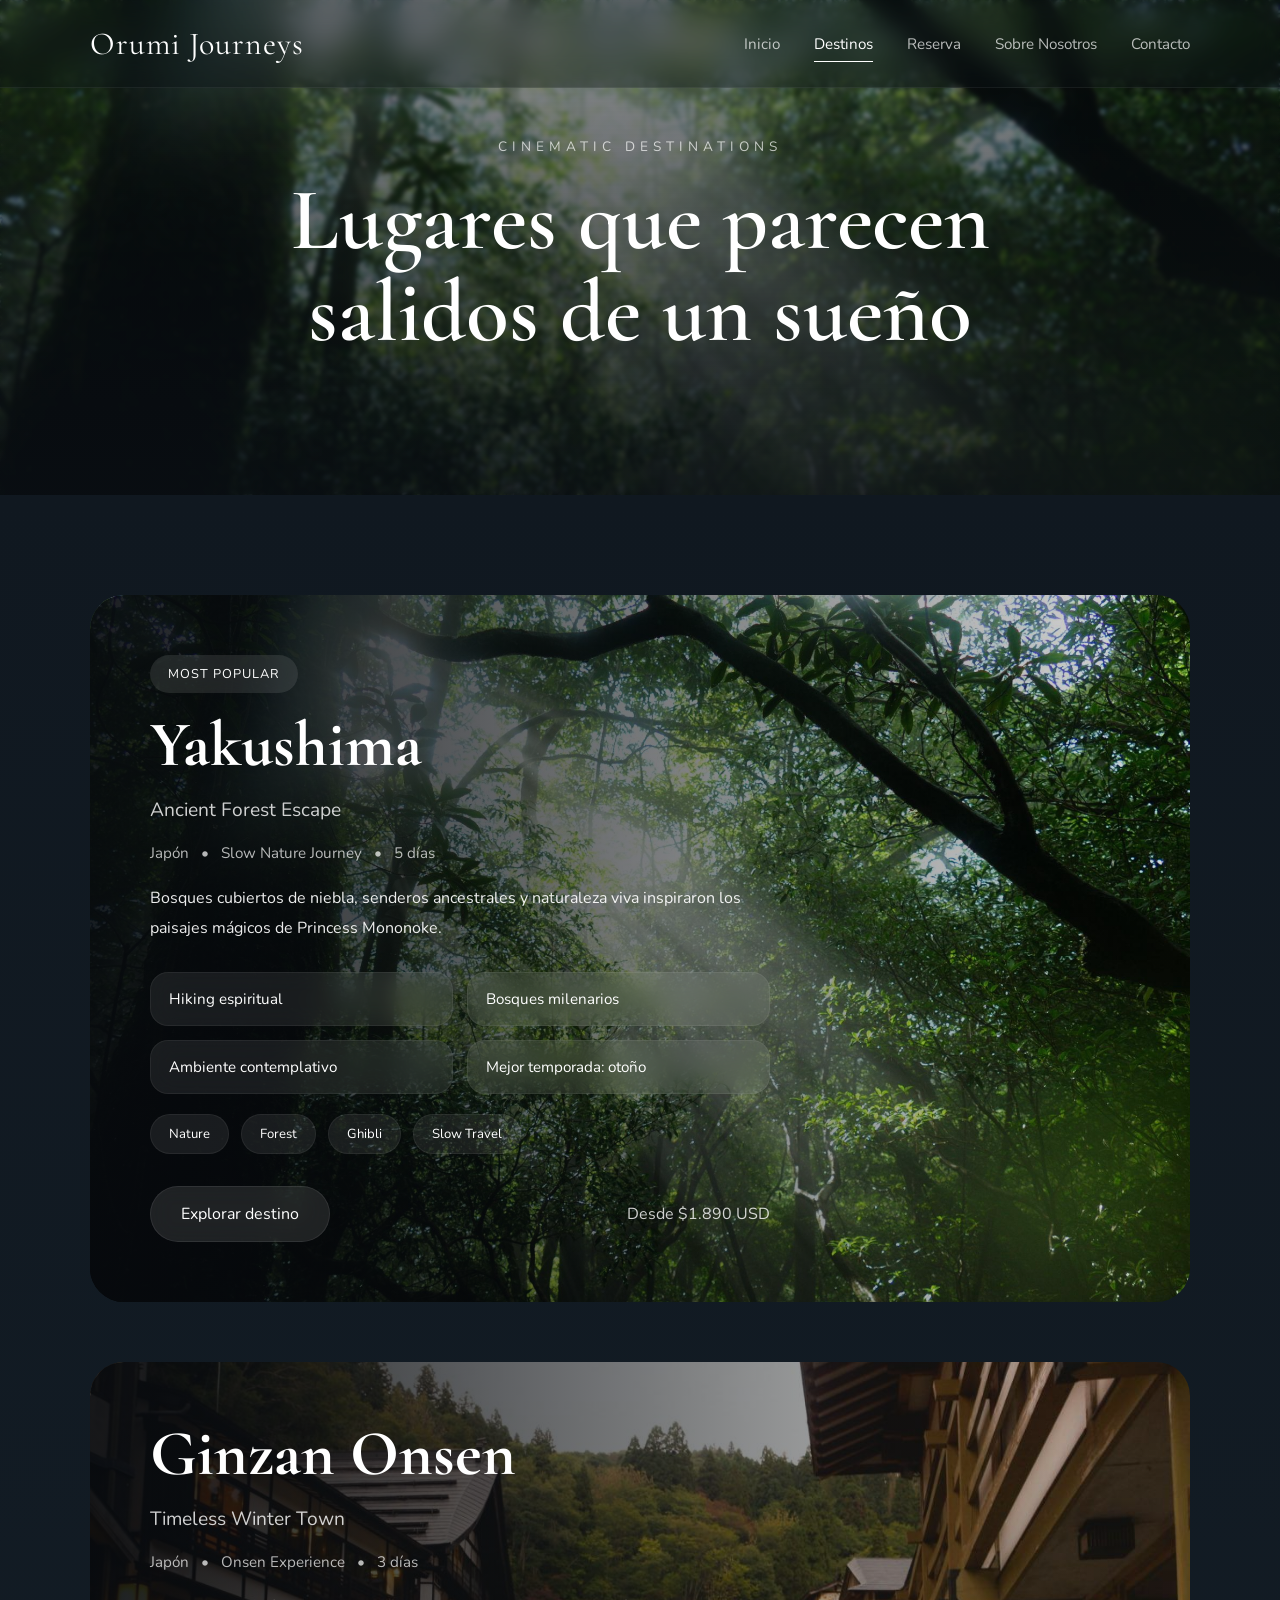
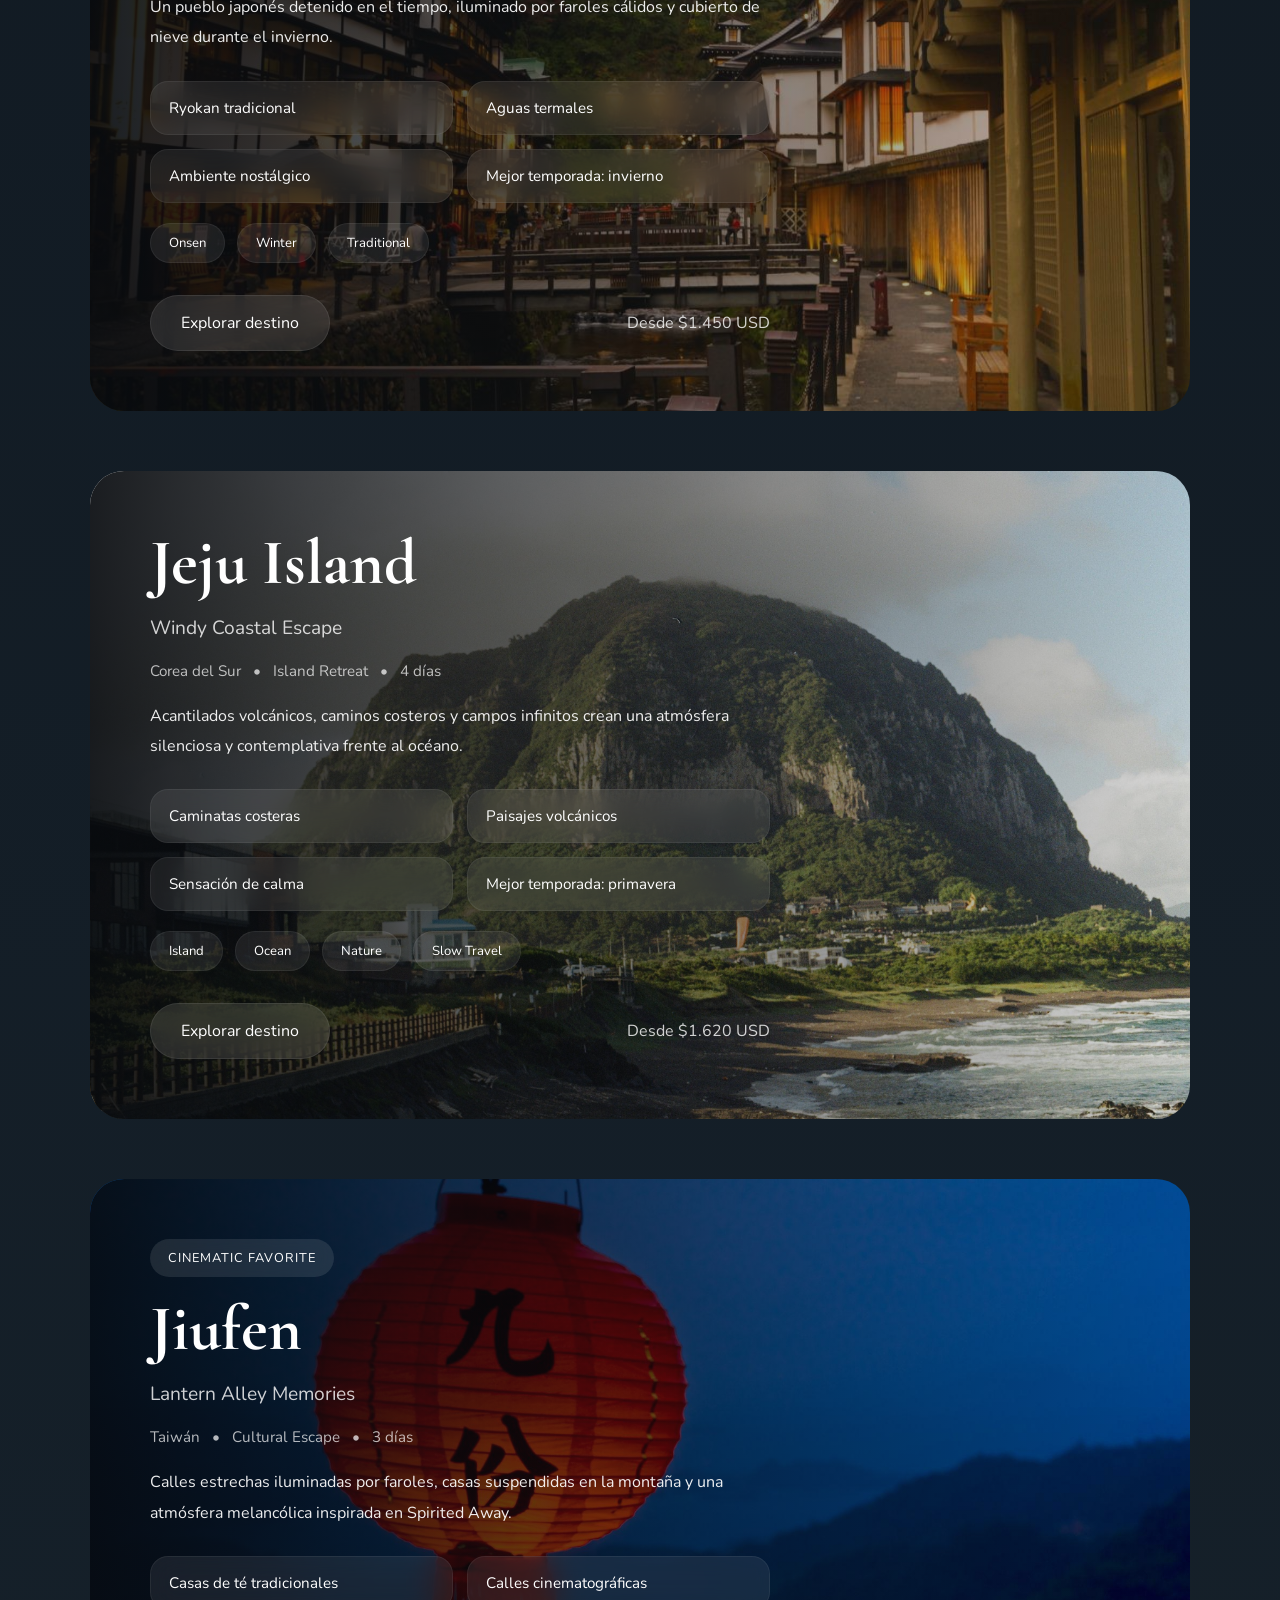
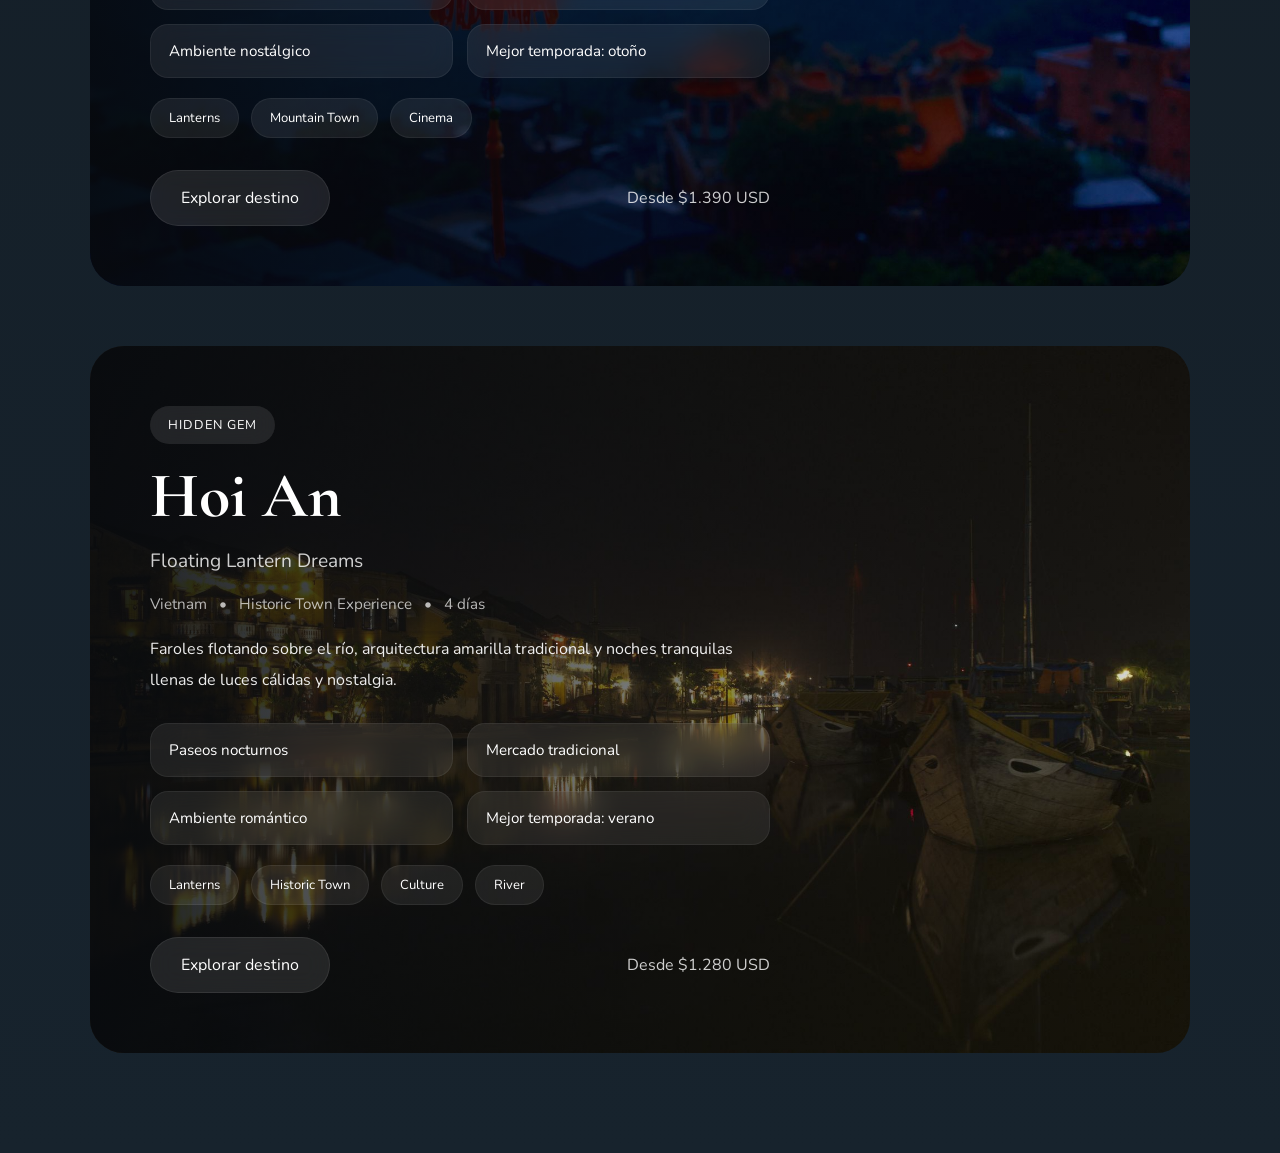
<file: destinations.html>
<!DOCTYPE html>
<html lang="es">

<head>

  <meta charset="UTF-8">

  <meta
    name="viewport"
    content="width=device-width, initial-scale=1.0"
  >

  <title>
    Destinations | Orumi Journeys
  </title>

  <!-- ================= FUENTES ================= -->

  <link rel="preconnect" href="https://fonts.googleapis.com">

  <link
    rel="preconnect"
    href="https://fonts.gstatic.com"
    crossorigin
  >

  <link
    href="https://fonts.googleapis.com/css2?family=Cormorant+Garamond:wght@300;400;600;700&family=Nunito:wght@300;400;600&display=swap"
    rel="stylesheet"
  >

  <style>

    /* ================================================= */
    /* ================= RESET ========================= */
    /* ================================================= */

    * {

      margin: 0;
      padding: 0;
      box-sizing: border-box;

    }

    html {

      scroll-behavior: smooth;

    }

    body {

      background:
        #101820;

      color: white;

      font-family:
        'Nunito',
        sans-serif;

      overflow-x: hidden;

    }

    a {

      text-decoration: none;
      color: inherit;

    }

    /* ================================================= */
    /* ================= HEADER ======================== */
    /* ================================================= */

    .header {

      position: fixed;

      top: 0;
      left: 0;

      width: 100%;

      padding:
        24px 7vw;

      display: flex;
      justify-content: space-between;
      align-items: center;

      z-index: 1000;

      background:
        rgba(10,15,20,0.35);

      backdrop-filter: blur(14px);

      border-bottom:
        1px solid rgba(255,255,255,0.06);

    }

    .logo {

      font-family:
        'Cormorant Garamond',
        serif;

      font-size: 2rem;

      letter-spacing: 1px;

    }

    .menu {

      display: flex;
      gap: 34px;

    }

    .menu a {

      position: relative;

      font-size: 0.95rem;

      opacity: 0.7;

      transition:
        opacity 0.4s ease;

    }

    .menu a:hover,
    .menu a.active {

      opacity: 1;

    }

    .menu a.active::after {

      content: "";

      position: absolute;

      left: 0;
      bottom: -8px;

      width: 100%;
      height: 1px;

      background: white;

    }

    /* ================================================= */
    /* ================= HERO ========================== */
    /* ================================================= */

    .hero {

      position: relative;

      height: 55vh;

      display: flex;
      align-items: center;
      justify-content: center;

      overflow: hidden;

      background-image:
        url("img/yakushima.jpg");

      background-size: cover;
      background-position: center;

    }

    .hero::before {

      content: "";

      position: absolute;
      inset: 0;

      background:
        linear-gradient(
          to bottom,
          rgba(10,15,20,0.45),
          rgba(10,15,20,0.88)
        );

      backdrop-filter: blur(2px);

    }

    .hero-content {

      position: relative;
      z-index: 2;

      text-align: center;

      padding:
        0 20px;

    }

    .hero-mini {

      letter-spacing: 5px;

      text-transform: uppercase;

      font-size: 0.85rem;

      opacity: 0.7;

      margin-bottom: 18px;

    }

    .hero h1 {

      font-family:
        'Cormorant Garamond',
        serif;

      font-size:
        clamp(3rem, 7vw, 5.5rem);

      line-height: 1.05;

      font-weight: 600;

    }

    /* ================================================= */
    /* ============== DESTINATIONS ===================== */
    /* ================================================= */

    .destinations {

      padding:
        100px 7vw;

      display: flex;
      flex-direction: column;

      gap: 60px;

      background:
        linear-gradient(
          to bottom,
          #101820,
          #17232d
        );

    }

    /* ================================================= */
    /* ================= CARD ========================== */
    /* ================================================= */

    .destination-card {

      position: relative;

      min-height: 520px;

      border-radius: 34px;

      overflow: hidden;

      display: flex;
      align-items: center;

      transition:
        transform 0.8s ease,
        box-shadow 0.8s ease;

      cursor: pointer;

      transform-style: preserve-3d;

    }

    .destination-card:hover {

      transform:
        translateY(-10px)
        scale(1.01);

      box-shadow:
        0 30px 60px rgba(0,0,0,0.45);

    }

    /* ================================================= */
    /* ================= BACKGROUND ==================== */
    /* ================================================= */

    .destination-bg {

      position: absolute;
      inset: 0;

    }

    .destination-bg img {

      width: 100%;
      height: 100%;

      object-fit: cover;

      transition:
        transform 1.6s ease;

    }

    .destination-card:hover .destination-bg img {

      transform: scale(1.05);

    }

    .destination-overlay {

      position: absolute;
      inset: 0;

      background:
        linear-gradient(
          to right,
          rgba(7,10,14,0.92),
          rgba(7,10,14,0.55),
          rgba(7,10,14,0.12)
        );

    }

    /* ================================================= */
    /* ================= CONTENT ======================= */
    /* ================================================= */

    .destination-content {

      position: relative;
      z-index: 2;

      max-width: 760px;

      padding:
        60px;

      display: flex;
      flex-direction: column;

      gap: 20px;

    }

    .top-row {

      display: flex;
      align-items: center;
      gap: 18px;

      flex-wrap: wrap;

    }

    .badge {

      padding:
        10px 18px;

      border-radius: 999px;

      background:
        rgba(255,255,255,0.10);

      backdrop-filter: blur(12px);

      font-size: 0.8rem;

      letter-spacing: 1px;

      text-transform: uppercase;

    }

    .destination-content h2 {

      font-family:
        'Cormorant Garamond',
        serif;

      font-size:
        clamp(2.7rem, 5vw, 4.4rem);

      line-height: 1;

    }

    .subtitle {

      font-size: 1.2rem;

      opacity: 0.8;

    }

    .meta {

      display: flex;
      flex-wrap: wrap;

      gap: 12px;

      opacity: 0.7;

      font-size: 0.95rem;

    }

    .description {

      max-width: 620px;

      line-height: 1.9;

      opacity: 0.92;

    }

    /* ================================================= */
    /* ================= DETAILS ======================= */
    /* ================================================= */

    .details {

      display: grid;

      grid-template-columns:
        repeat(auto-fit, minmax(220px,1fr));

      gap: 14px;

      margin-top: 8px;

    }

    .detail {

      padding:
        16px 18px;

      border-radius: 18px;

      background:
        rgba(255,255,255,0.08);

      backdrop-filter: blur(14px);

      border:
        1px solid rgba(255,255,255,0.06);

      font-size: 0.95rem;

    }

    /* ================================================= */
    /* ================= TAGS ========================== */
    /* ================================================= */

    .tags {

      display: flex;
      flex-wrap: wrap;

      gap: 12px;

    }

    .tags span {

      padding:
        10px 18px;

      border-radius: 999px;

      background:
        rgba(255,255,255,0.08);

      border:
        1px solid rgba(255,255,255,0.06);

      font-size: 0.82rem;

    }

    /* ================================================= */
    /* ================= BOTTOM ======================== */
    /* ================================================= */

    .bottom-row {

      display: flex;
      justify-content: space-between;
      align-items: center;

      flex-wrap: wrap;

      gap: 20px;

      margin-top: 12px;

    }

    .explore-btn {

      padding:
        16px 30px;

      border-radius: 999px;

      background:
        rgba(255,255,255,0.10);

      border:
        1px solid rgba(255,255,255,0.08);

      backdrop-filter: blur(12px);

      transition:
        background 0.4s ease,
        transform 0.4s ease;

    }

    .explore-btn:hover {

      background:
        rgba(255,255,255,0.18);

      transform:
        translateY(-2px);

    }

    .price {

      font-size: 1rem;

      opacity: 0.8;

    }

    /* ================================================= */
    /* ================= RESPONSIVE ==================== */
    /* ================================================= */

    @media (max-width: 900px) {

      .menu {

        display: none;

      }

      .destination-content {

        padding:
          40px 28px;

      }

      .destination-card {

        min-height: 700px;

      }

      .bottom-row {

        align-items: flex-start;

        flex-direction: column;

      }

    }

  </style>

</head>

<body>

  <!-- ================================================= -->
  <!-- ================= HEADER ======================== -->
  <!-- ================================================= -->

  <header class="header">

    <div class="logo">
      Orumi Journeys
    </div>

    <nav class="menu">

      <a href="index.html">
        Inicio
      </a>

      <a
        href="destinations.html"
        class="active"
      >
        Destinos
      </a>

      <a href="reserva.html">
        Reserva
      </a>

      <a href="nosotros.html">
        Sobre Nosotros
      </a>

      <a href="contacto.html">
        Contacto
      </a>

    </nav>

  </header>

  <!-- ================================================= -->
  <!-- ================= HERO ========================== -->
  <!-- ================================================= -->

  <section class="hero">

    <div class="hero-content">

      <p class="hero-mini">
        Cinematic Destinations
      </p>

      <h1>
        Lugares que parecen
        <br>
        salidos de un sueño
      </h1>

    </div>

  </section>

  <!-- ================================================= -->
  <!-- ============== DESTINATIONS ===================== -->
  <!-- ================================================= -->

  <section class="destinations">

    <!-- ================= YAKUSHIMA ================= -->

    <article class="destination-card">

      <div class="destination-bg">
        <img src="img/yakushima.jpg" alt="Yakushima">
      </div>

      <div class="destination-overlay"></div>

      <div class="destination-content">

        <div class="top-row">
          <div class="badge">Most Popular</div>
        </div>

        <h2>Yakushima</h2>

        <p class="subtitle">
          Ancient Forest Escape
        </p>

        <div class="meta">
          <span>Japón</span>
          <span>•</span>
          <span>Slow Nature Journey</span>
          <span>•</span>
          <span>5 días</span>
        </div>

        <p class="description">

          Bosques cubiertos de niebla,
          senderos ancestrales y naturaleza viva
          inspiraron los paisajes mágicos
          de Princess Mononoke.

        </p>

        <div class="details">

          <div class="detail">
            Hiking espiritual
          </div>

          <div class="detail">
            Bosques milenarios
          </div>

          <div class="detail">
            Ambiente contemplativo
          </div>

          <div class="detail">
            Mejor temporada: otoño
          </div>

        </div>

        <div class="tags">

          <span>Nature</span>
          <span>Forest</span>
          <span>Ghibli</span>
          <span>Slow Travel</span>

        </div>

        <div class="bottom-row">

          <a
            href="yakushima.html"
            class="explore-btn"
          >
            Explorar destino
          </a>

          <div class="price">
            Desde $1.890 USD
          </div>

        </div>

      </div>

    </article>

    <!-- ================= GINZAN ================= -->

    <article class="destination-card">

      <div class="destination-bg">
        <img src="img/ginzan.jpg" alt="Ginzan Onsen">
      </div>

      <div class="destination-overlay"></div>

      <div class="destination-content">

        <h2>Ginzan Onsen</h2>

        <p class="subtitle">
          Timeless Winter Town
        </p>

        <div class="meta">
          <span>Japón</span>
          <span>•</span>
          <span>Onsen Experience</span>
          <span>•</span>
          <span>3 días</span>
        </div>

        <p class="description">

          Un pueblo japonés detenido en el tiempo,
          iluminado por faroles cálidos
          y cubierto de nieve durante el invierno.

        </p>

        <div class="details">

          <div class="detail">
            Ryokan tradicional
          </div>

          <div class="detail">
            Aguas termales
          </div>

          <div class="detail">
            Ambiente nostálgico
          </div>

          <div class="detail">
            Mejor temporada: invierno
          </div>

        </div>

        <div class="tags">

          <span>Onsen</span>
          <span>Winter</span>
          <span>Traditional</span>

        </div>

        <div class="bottom-row">

          <a
            href="ginzan.html"
            class="explore-btn"
          >
            Explorar destino
          </a>

          <div class="price">
            Desde $1.450 USD
          </div>

        </div>

      </div>

    </article>

    <!-- ================= JEJU ================= -->

    <article class="destination-card">

      <div class="destination-bg">
        <img src="img/jeju.jpg" alt="Jeju Island">
      </div>

      <div class="destination-overlay"></div>

      <div class="destination-content">

        <h2>Jeju Island</h2>

        <p class="subtitle">
          Windy Coastal Escape
        </p>

        <div class="meta">
          <span>Corea del Sur</span>
          <span>•</span>
          <span>Island Retreat</span>
          <span>•</span>
          <span>4 días</span>
        </div>

        <p class="description">

          Acantilados volcánicos,
          caminos costeros y campos infinitos
          crean una atmósfera silenciosa
          y contemplativa frente al océano.

        </p>

        <div class="details">

          <div class="detail">
            Caminatas costeras
          </div>

          <div class="detail">
            Paisajes volcánicos
          </div>

          <div class="detail">
            Sensación de calma
          </div>

          <div class="detail">
            Mejor temporada: primavera
          </div>

        </div>

        <div class="tags">

          <span>Island</span>
          <span>Ocean</span>
          <span>Nature</span>
          <span>Slow Travel</span>

        </div>

        <div class="bottom-row">

          <a
            href="jeju.html"
            class="explore-btn"
          >
            Explorar destino
          </a>

          <div class="price">
            Desde $1.620 USD
          </div>

        </div>

      </div>

    </article>

    <!-- ================= JIUFEN ================= -->

    <article class="destination-card">

      <div class="destination-bg">
        <img src="img/jiufen.jpg" alt="Jiufen">
      </div>

      <div class="destination-overlay"></div>

      <div class="destination-content">

        <div class="top-row">
          <div class="badge">Cinematic Favorite</div>
        </div>

        <h2>Jiufen</h2>

        <p class="subtitle">
          Lantern Alley Memories
        </p>

        <div class="meta">
          <span>Taiwán</span>
          <span>•</span>
          <span>Cultural Escape</span>
          <span>•</span>
          <span>3 días</span>
        </div>

        <p class="description">

          Calles estrechas iluminadas por faroles,
          casas suspendidas en la montaña
          y una atmósfera melancólica
          inspirada en Spirited Away.

        </p>

        <div class="details">

          <div class="detail">
            Casas de té tradicionales
          </div>

          <div class="detail">
            Calles cinematográficas
          </div>

          <div class="detail">
            Ambiente nostálgico
          </div>

          <div class="detail">
            Mejor temporada: otoño
          </div>

        </div>

        <div class="tags">

          <span>Lanterns</span>
          <span>Mountain Town</span>
          <span>Cinema</span>

        </div>

        <div class="bottom-row">

          <a
            href="jiufen.html"
            class="explore-btn"
          >
            Explorar destino
          </a>

          <div class="price">
            Desde $1.390 USD
          </div>

        </div>

      </div>

    </article>

    <!-- ================= HOI AN ================= -->

    <article class="destination-card">

      <div class="destination-bg">
        <img src="img/hoian.jpg" alt="Hoi An">
      </div>

      <div class="destination-overlay"></div>

      <div class="destination-content">

        <div class="top-row">
          <div class="badge">Hidden Gem</div>
        </div>

        <h2>Hoi An</h2>

        <p class="subtitle">
          Floating Lantern Dreams
        </p>

        <div class="meta">
          <span>Vietnam</span>
          <span>•</span>
          <span>Historic Town Experience</span>
          <span>•</span>
          <span>4 días</span>
        </div>

        <p class="description">

          Faroles flotando sobre el río,
          arquitectura amarilla tradicional
          y noches tranquilas llenas
          de luces cálidas y nostalgia.

        </p>

        <div class="details">

          <div class="detail">
            Paseos nocturnos
          </div>

          <div class="detail">
            Mercado tradicional
          </div>

          <div class="detail">
            Ambiente romántico
          </div>

          <div class="detail">
            Mejor temporada: verano
          </div>

        </div>

        <div class="tags">

          <span>Lanterns</span>
          <span>Historic Town</span>
          <span>Culture</span>
          <span>River</span>

        </div>

        <div class="bottom-row">

          <a
            href="hoian.html"
            class="explore-btn"
          >
            Explorar destino
          </a>

          <div class="price">
            Desde $1.280 USD
          </div>

        </div>

      </div>

    </article>

  </section>

  <!-- ================================================= -->
  <!-- ================= JAVASCRIPT ==================== -->
  <!-- ================================================= -->

  <script>

    // ================================================
    // CARD PARALLAX EFFECT
    // ================================================

    const cards =
      document.querySelectorAll('.destination-card');

    cards.forEach(card => {

      card.addEventListener('mousemove', e => {

        const rect =
          card.getBoundingClientRect();

        const x =
          e.clientX - rect.left;

        const y =
          e.clientY - rect.top;

        const moveX =
          (x - rect.width / 2) / 40;

        const moveY =
          (y - rect.height / 2) / 40;

        card.style.transform =
          `
          rotateY(${moveX}deg)
          rotateX(${-moveY}deg)
          scale(1.01)
          `;

      });

      card.addEventListener('mouseleave', () => {

        card.style.transform =
          `
          rotateY(0deg)
          rotateX(0deg)
          scale(1)
          `;

      });

    });

  </script>

</body>

</html>
</file>
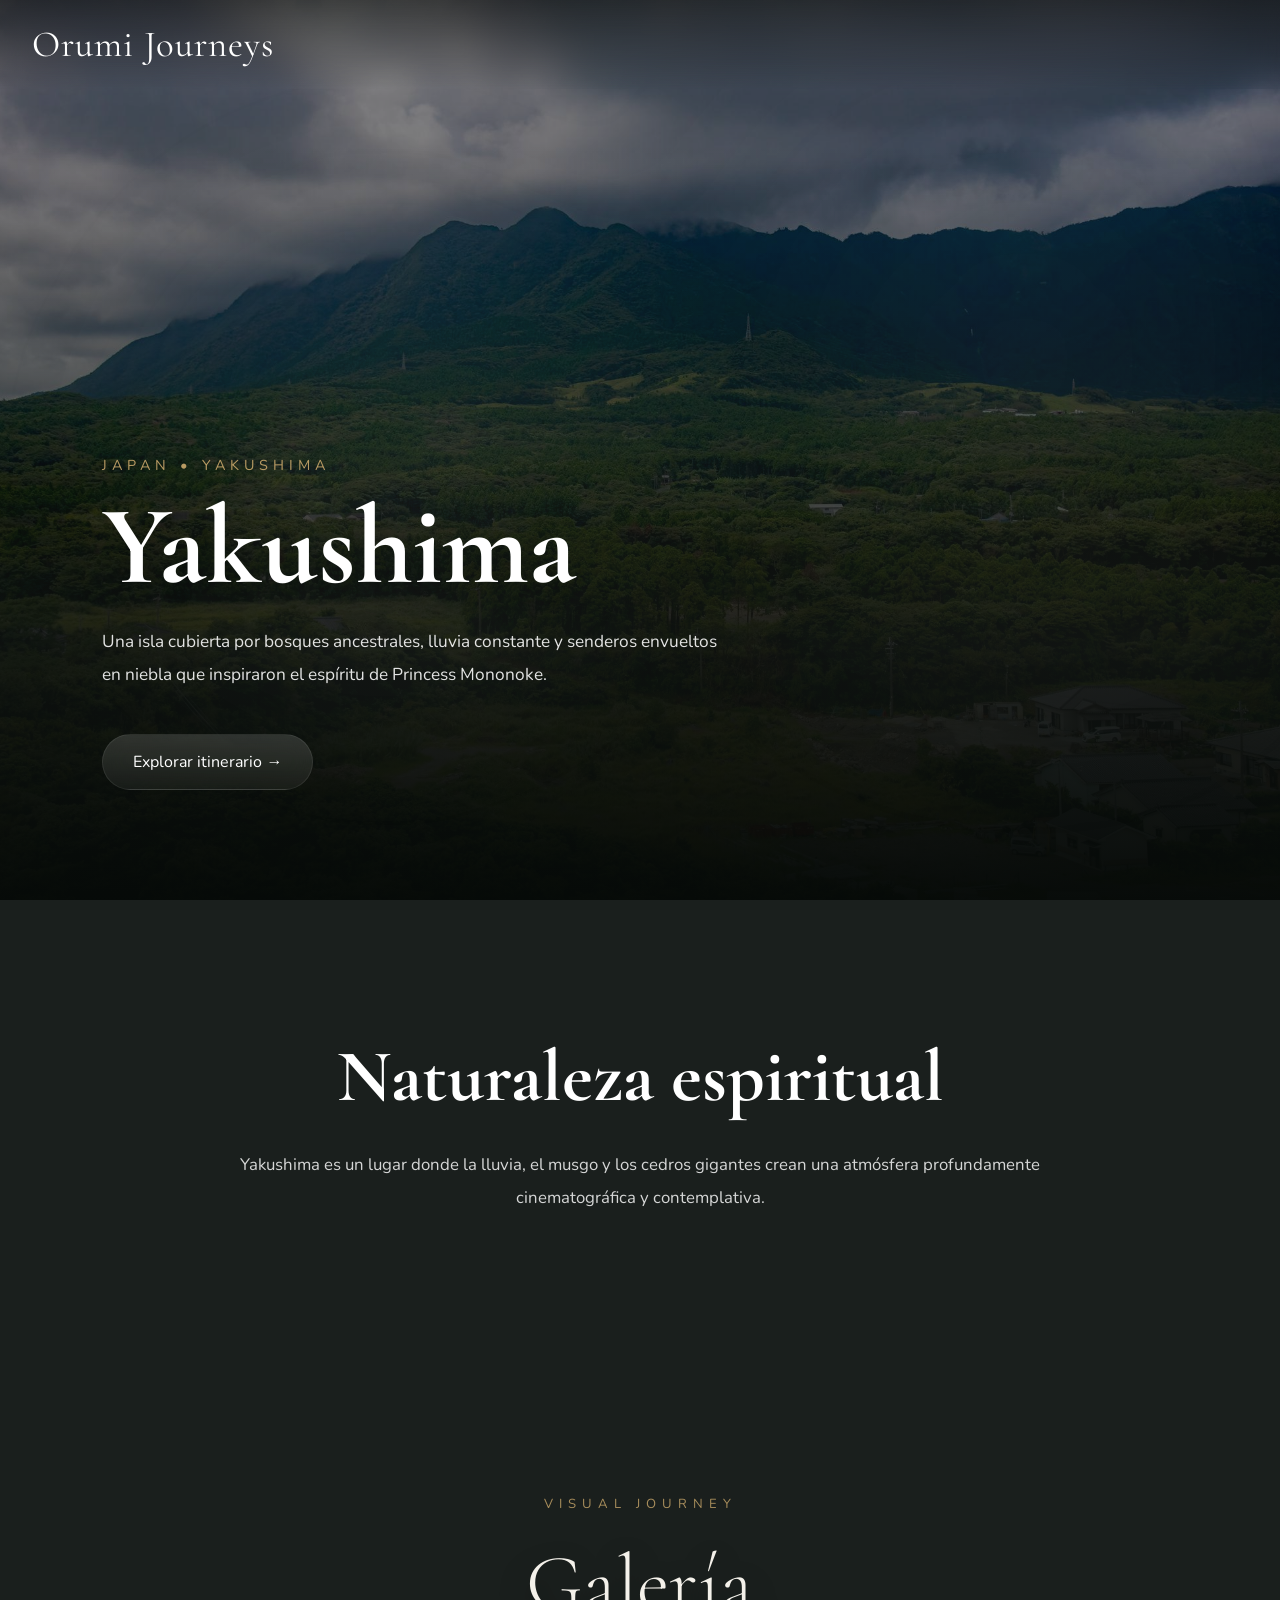
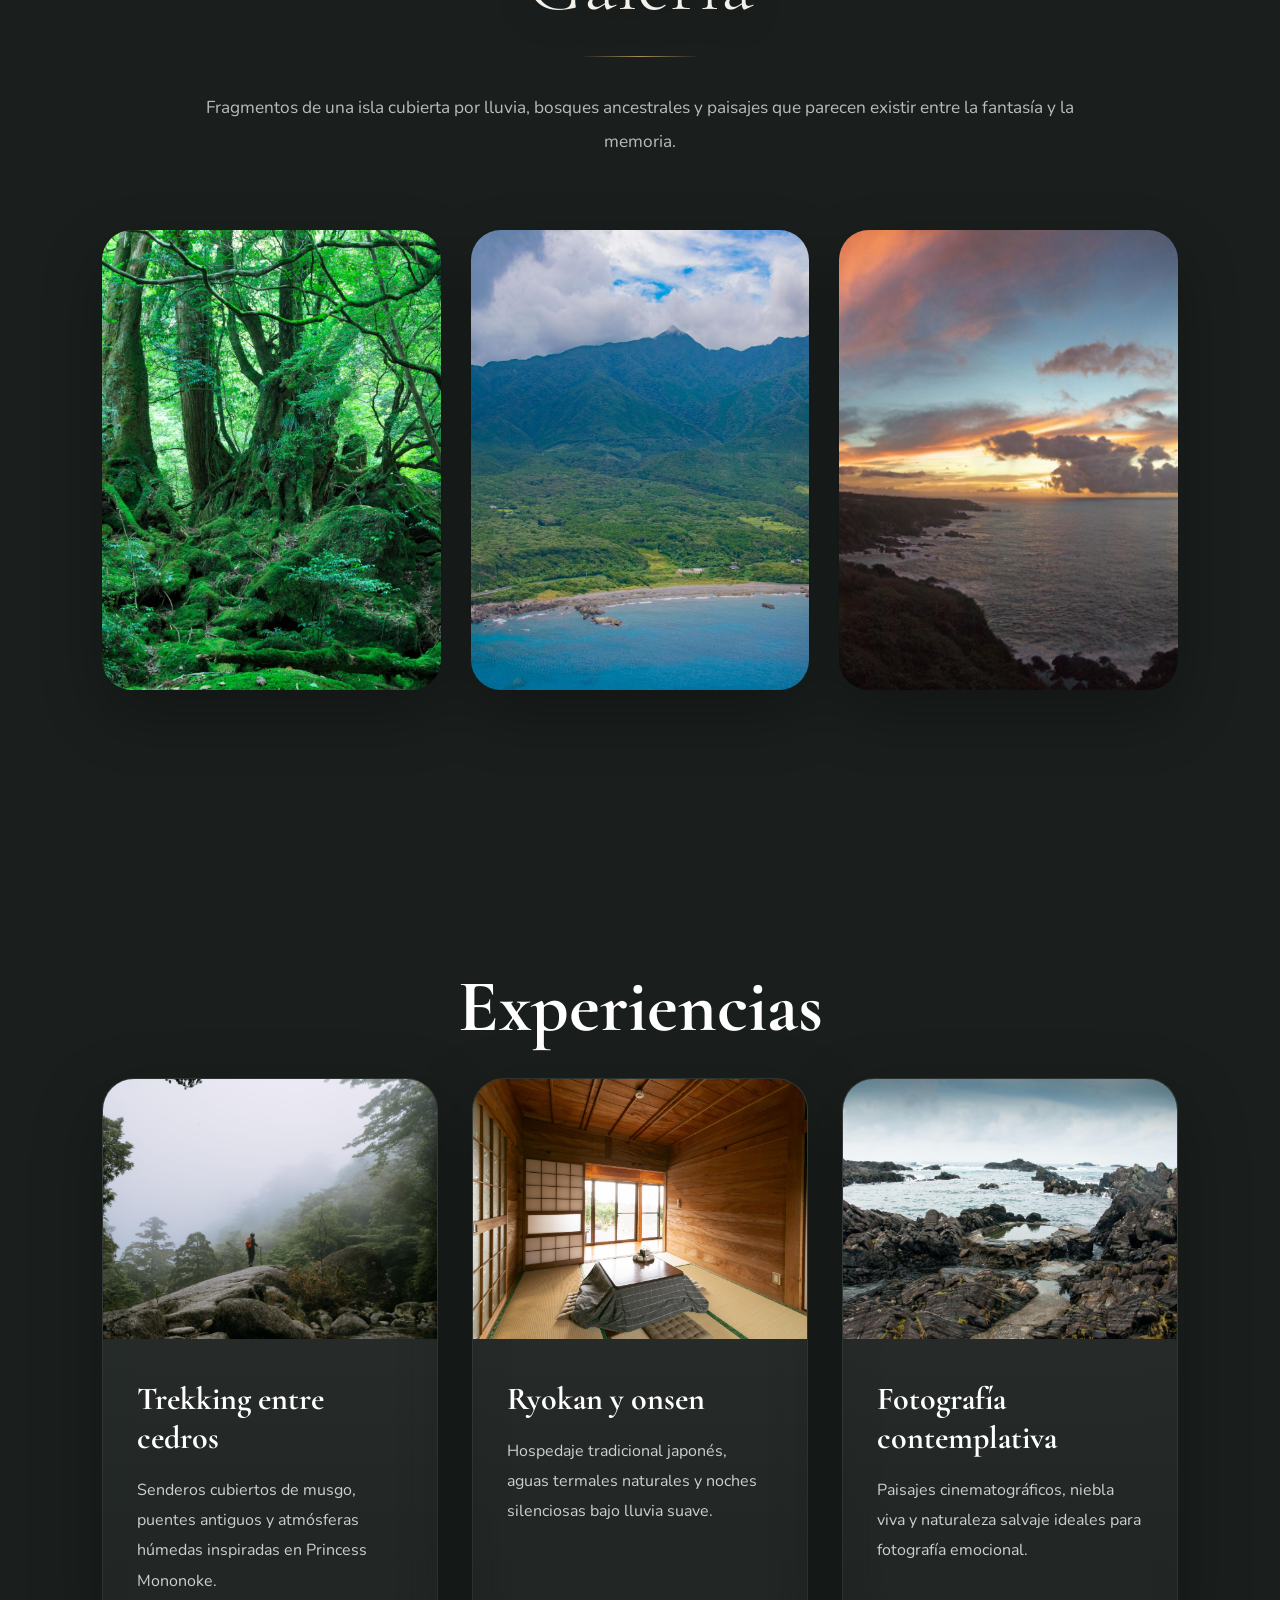
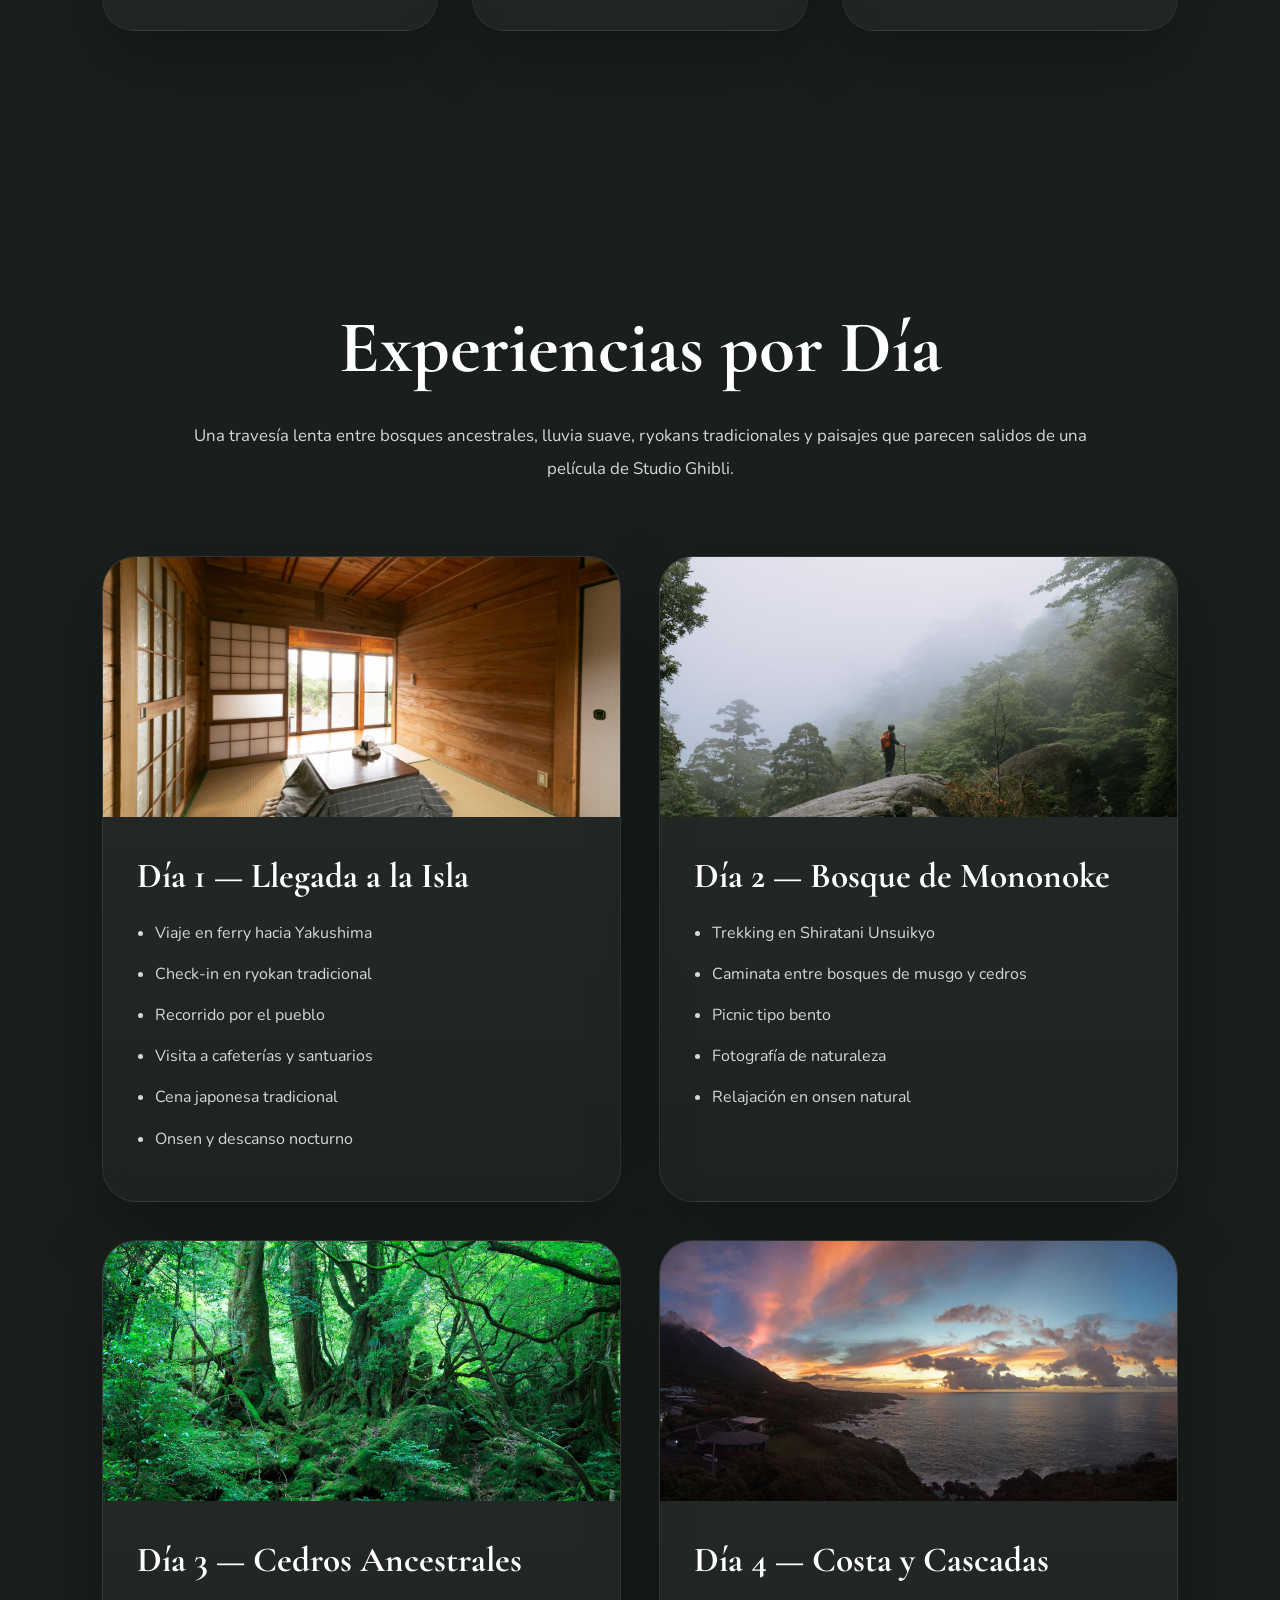
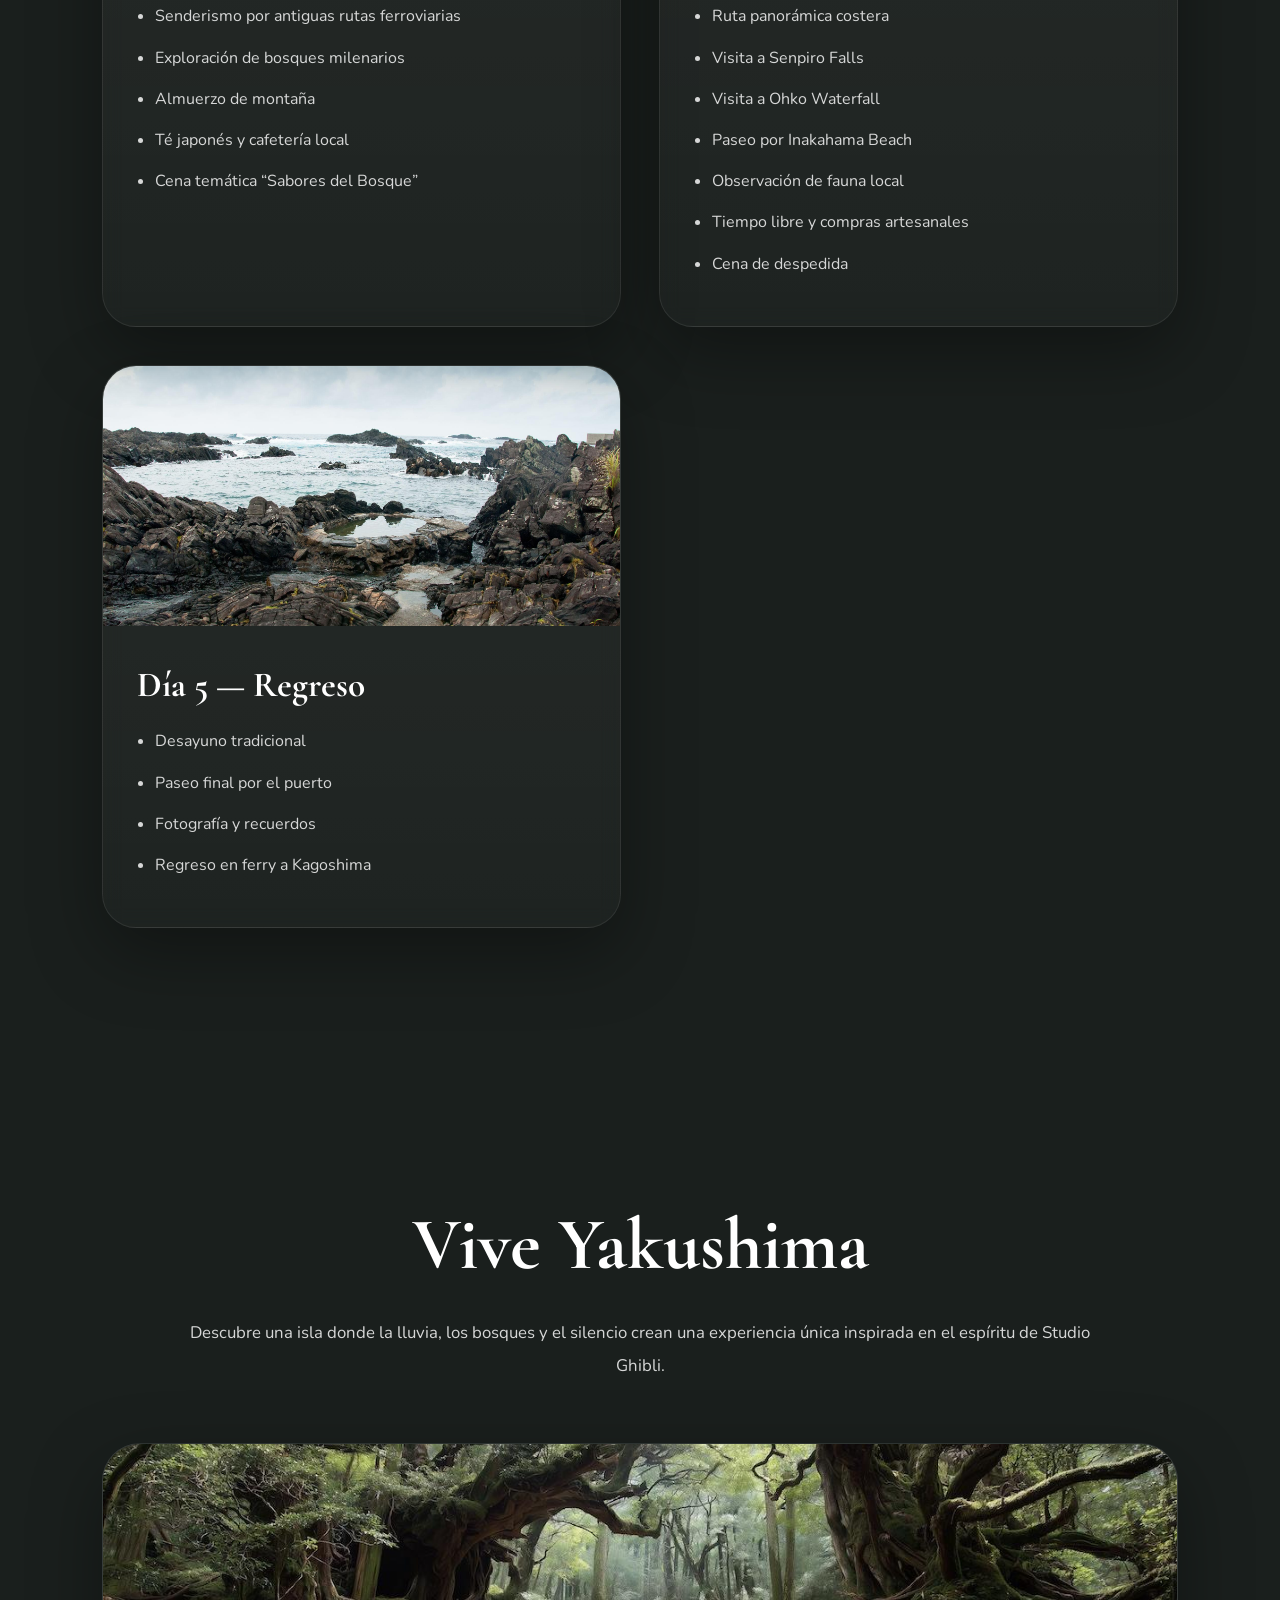
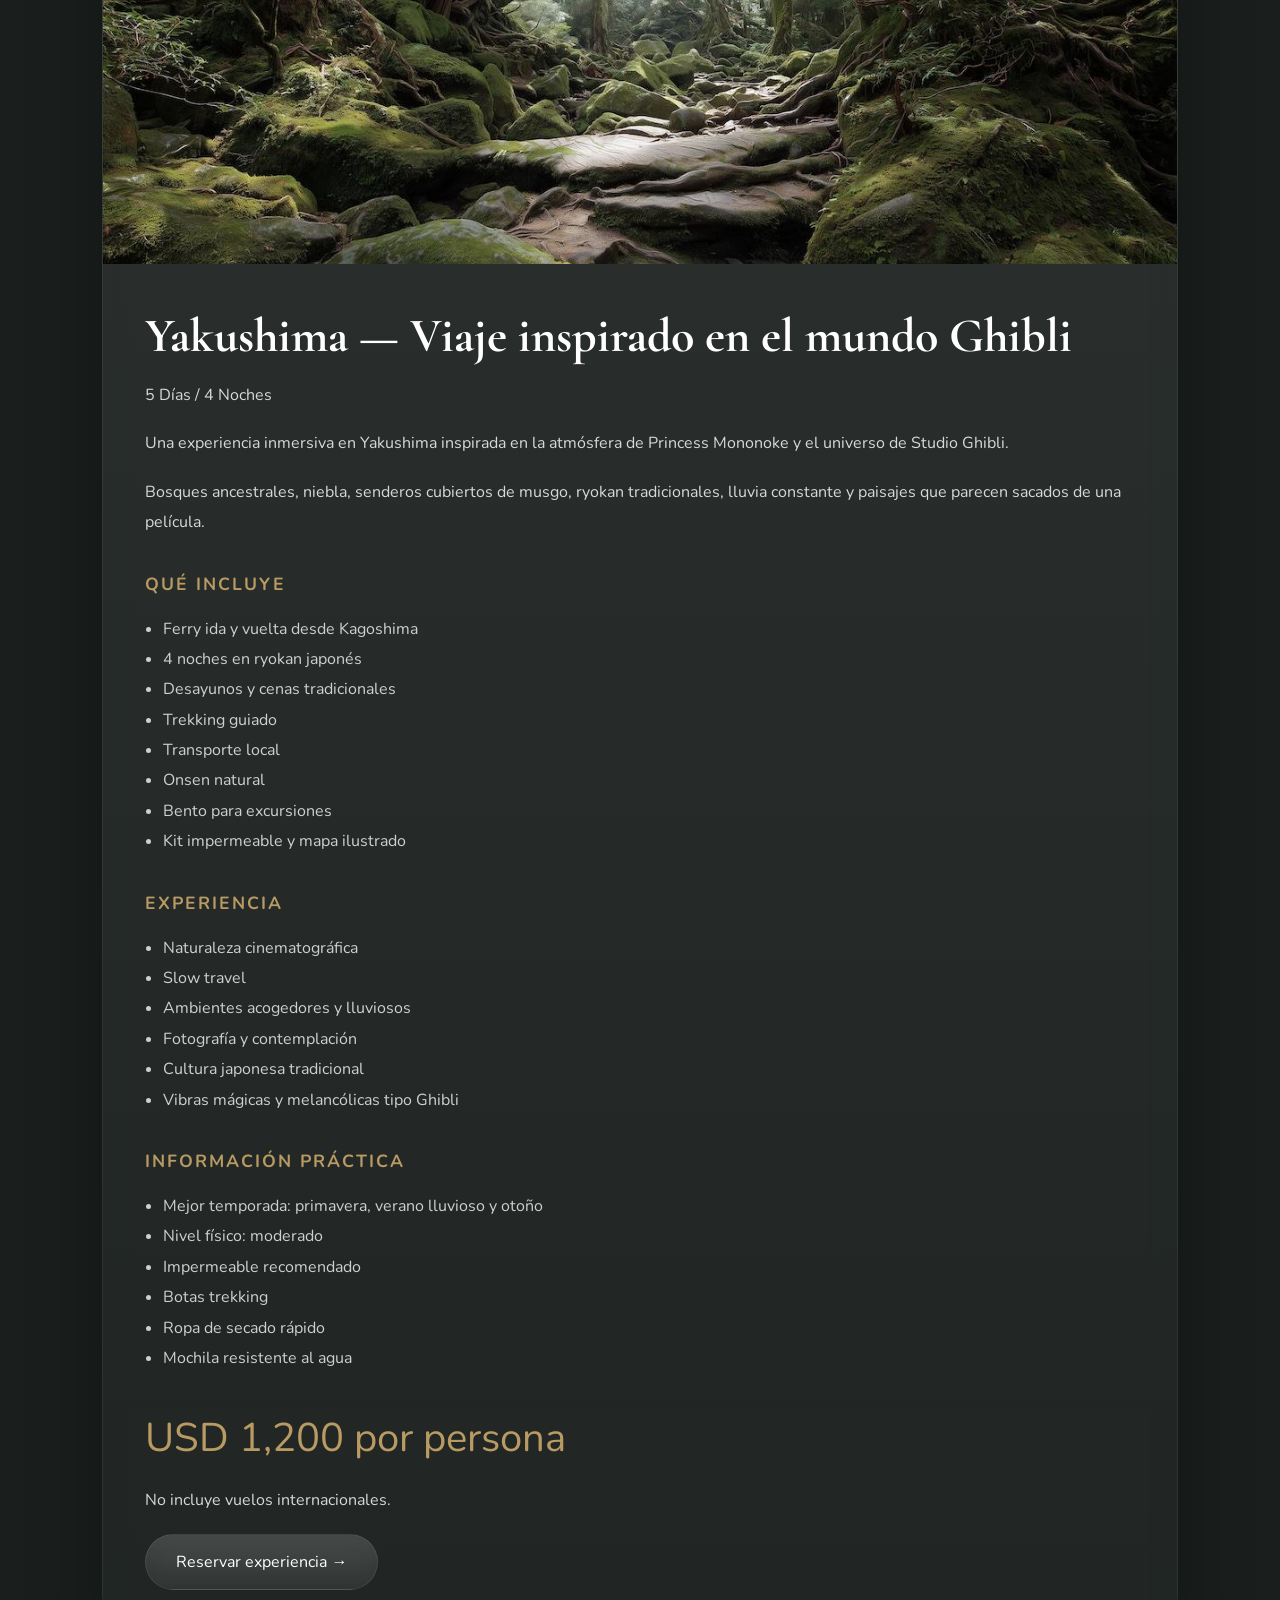
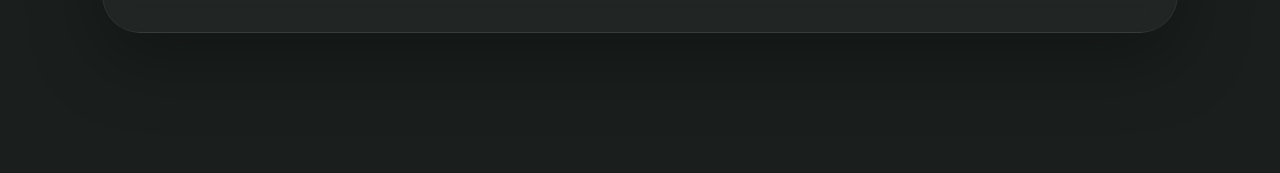
<file: yakushima.html>
<!DOCTYPE html>
<html lang="es">
<head>

<meta charset="UTF-8">
<meta name="viewport" content="width=device-width, initial-scale=1.0">

<title>Yakushima | Orumi Journeys</title>

<!-- ================================================= -->
<!-- ===================== FUENTES =================== -->
<!-- ================================================= -->

<link rel="preconnect" href="https://fonts.googleapis.com">
<link rel="preconnect" href="https://fonts.gstatic.com" crossorigin>

<link href="https://fonts.googleapis.com/css2?family=Cormorant+Garamond:wght@300;400;500;600&family=Nunito:wght@300;400;600&display=swap" rel="stylesheet">

<style>

/* ================================================= */
/* ====================== RESET ==================== */
/* ================================================= */

*{
  margin:0;
  padding:0;
  box-sizing:border-box;
}

html{
  scroll-behavior:smooth;
}

body{

  font-family:'Nunito', sans-serif;

  overflow-x:hidden;

  color:white;

  background:#1a1f1d;

  position:relative;
}

/* ================================================= */
/* ================= MAIN BACKGROUND =============== */
/* ================================================= */

body::before{

  content:"";

  position:fixed;

  inset:0;

  z-index:-10;

  background:

    /* LUZ SUPERIOR */

    radial-gradient(
      circle at 50% -10%,
      rgba(255,255,255,0.22),
      transparent 38%
    ),

    /* SOMBRA IZQUIERDA */

    radial-gradient(
      circle at 0% 50%,
      rgba(25,32,30,0.34),
      transparent 44%
    ),

    /* SOMBRA DERECHA */

    radial-gradient(
      circle at 100% 50%,
      rgba(20,26,24,0.30),
      transparent 42%
    ),

    /* MANCHA VERDE BOSQUE */

    radial-gradient(
      circle at 24% 72%,
      rgba(68,86,70,0.24),
      transparent 32%
    ),

    /* MANCHA ROJA ARCILLA */

    radial-gradient(
      circle at 82% 38%,
      rgba(122,47,43,0.14),
      transparent 24%
    ),

    /* WATERCOLOR CENTRAL */

    radial-gradient(
      circle at 50% 50%,
      rgba(255,255,255,0.05),
      transparent 56%
    ),

    /* GRIS NIEBLA */

    radial-gradient(
      circle at 40% 26%,
      rgba(180,185,186,0.08),
      transparent 34%
    ),

    /* PROFUNDIDAD OSCURA */

    radial-gradient(
      circle at 50% 120%,
      rgba(10,12,10,0.56),
      transparent 48%
    ),

    linear-gradient(
      180deg,

      #8A8F88 0%,

      #737A75 18%,

      #646B66 36%,

      #59605C 52%,

      #474D49 70%,

      #343834 100%
    );

  background-attachment:fixed;
}
  
/* ================================================= */
/* ================= FABRIC TEXTURE ================ */
/* ================================================= */

body::after{

  content:"";

  position:fixed;

  inset:0;

  z-index:-9;

  opacity:.14;

  background-image:

    url("https://www.transparenttextures.com/patterns/rice-paper-3.png");

  mix-blend-mode:soft-light;

  pointer-events:none;
}
  
/* ================================================= */
/* ================ FOREST ATMOSPHERE ============= */
/* ================================================= */

.forest-atmosphere{

  position:fixed;

  inset:0;

  z-index:-8;

  overflow:hidden;

  pointer-events:none;
}

/* ================================================= */
/* =================== FOREST FOG ================== */
/* ================================================= */

.forest-fog{

  position:absolute;

  inset:-10%;

  background:

    radial-gradient(
      circle at 18% 24%,
      rgba(255,255,255,0.06),
      transparent 24%
    ),

    radial-gradient(
      circle at 80% 34%,
      rgba(255,255,255,0.05),
      transparent 30%
    ),

    radial-gradient(
      circle at 52% 76%,
      rgba(255,255,255,0.04),
      transparent 36%
    ),

    radial-gradient(
      circle at 40% 52%,
      rgba(91,35,33,0.14),
      transparent 26%
    ),

    radial-gradient(
      circle at 68% 68%,
      rgba(68,86,70,0.16),
      transparent 30%
    );

  filter:blur(120px);

  opacity:.95;

  animation:
    forestFogMove 40s ease-in-out infinite alternate;
}

@keyframes forestFogMove{

  from{

    transform:
      translateX(0px)
      translateY(0px)
      scale(1);
  }

  to{

    transform:
      translateX(-28px)
      translateY(-12px)
      scale(1.04);
  }
}

/* ================================================= */
/* =============== GOLD PARTICLES ================== */
/* ================================================= */

.gold-particles{

  position:absolute;

  inset:0;

  overflow:hidden;
}

.gold-particles span{

  position:absolute;

  width:2px;
  height:2px;

  border-radius:50%;

  background:#B89A63;

  opacity:.28;

  box-shadow:
    0 0 12px rgba(184,154,99,0.28);

  animation:
    goldFloat linear infinite;
}

.gold-particles span:nth-child(1){
  top:14%;
  left:18%;
  animation-duration:20s;
}

.gold-particles span:nth-child(2){
  top:28%;
  left:72%;
  animation-duration:24s;
}

.gold-particles span:nth-child(3){
  top:58%;
  left:42%;
  animation-duration:28s;
}

.gold-particles span:nth-child(4){
  top:74%;
  left:82%;
  animation-duration:26s;
}

.gold-particles span:nth-child(5){
  top:48%;
  left:12%;
  animation-duration:22s;
}

.gold-particles span:nth-child(6){
  top:22%;
  left:52%;
  animation-duration:18s;
}

@keyframes goldFloat{

  from{

    transform:
      translateY(0px)
      scale(1);

    opacity:.16;
  }

  50%{
    opacity:.5;
  }

  to{

    transform:
      translateY(-16px)
      scale(1.3);

    opacity:.18;
  }
}

/* ================================================= */
/* ================= SOFT SCALES =================== */
/* ================================================= */

.soft-scales{

  position:absolute;

  inset:0;

  overflow:hidden;

  z-index:-5;

  pointer-events:none;
}

.soft-scales span{

  position:absolute;

  border-radius:50%;

  filter:blur(80px);

  mix-blend-mode:screen;

  opacity:.10;

  animation:
    softScaleFloat linear infinite alternate;
}

/* ESCALA 1 */

.soft-scales span:nth-child(1){

  width:520px;
  height:520px;

  background:
    radial-gradient(
      circle,
      rgba(255,255,255,0.12),
      rgba(170,180,185,0.05),
      transparent 72%
    );

  top:-120px;
  left:-120px;

  animation-duration:28s;
}

/* ESCALA 2 */

.soft-scales span:nth-child(2){

  width:420px;
  height:420px;

  background:
    radial-gradient(
      circle,
      rgba(91,107,93,0.14),
      transparent 72%
    );

  top:30%;
  left:65%;

  animation-duration:32s;
}

/* ESCALA 3 */

.soft-scales span:nth-child(3){

  width:340px;
  height:340px;

  background:
    radial-gradient(
      circle,
      rgba(122,47,43,0.12),
      transparent 72%
    );

  bottom:10%;
  left:18%;

  animation-duration:36s;
}

/* ESCALA 4 */

.soft-scales span:nth-child(4){

  width:620px;
  height:620px;

  background:
    radial-gradient(
      circle,
      rgba(255,255,255,0.08),
      transparent 72%
    );

  top:40%;
  left:-180px;

  animation-duration:40s;
}

/* ESCALA 5 */

.soft-scales span:nth-child(5){

  width:460px;
  height:460px;

  background:
    radial-gradient(
      circle,
      rgba(184,154,99,0.08),
      transparent 72%
    );

  bottom:-120px;
  right:-120px;

  animation-duration:30s;
}

@keyframes softScaleFloat{

  from{

    transform:
      translateY(0px)
      translateX(0px)
      scale(1);
  }

  to{

    transform:
      translateY(-30px)
      translateX(20px)
      scale(1.08);
  }
}
  
/* ================================================= */
/* =================== VIGNETTE ==================== */
/* ================================================= */

.vignette{

  position:fixed;

  inset:0;

  z-index:-1;

  pointer-events:none;

  background:

    radial-gradient(

      circle at center,

      transparent 34%,

      rgba(0,0,0,0.12) 55%,

      rgba(0,0,0,0.32) 78%,

      rgba(0,0,0,0.58) 100%
    );

  mix-blend-mode:multiply;
} 
  
/* ================================================= */
/* ==================== HEADER ===================== */
/* ================================================= */

.header{

  position:fixed;

  top:0;
  width:100%;

  padding:22px 32px;

  display:flex;

  justify-content:space-between;
  align-items:center;

  z-index:999;

  background:

    linear-gradient(
      to bottom,
      rgba(10,12,10,0.58),
      transparent
    );

  backdrop-filter:blur(14px);
}

.logo{

  font-family:'Cormorant Garamond', serif;

  font-size:2.3rem;

  color:white;

  text-decoration:none;

  letter-spacing:1px;
}

/* ================================================= */
/* ====================== HERO ===================== */
/* ================================================= */

.hero{

  position:relative;

  min-height:100vh;

  display:flex;

  align-items:flex-end;

  padding:
    0 8%
    110px;

  overflow:hidden;
}

.hero-image{

  position:absolute;

  inset:0;

  z-index:0;
}

.hero-image img{

  width:100%;
  height:100%;

  object-fit:cover;

  filter:
    brightness(.55)
    saturate(.88)
    contrast(1.06);
}

.hero-image::after{

  content:"";

  position:absolute;

  inset:0;

  background:

    linear-gradient(
      to top,
      rgba(6,10,8,0.98) 0%,
      rgba(16,20,18,0.82) 28%,
      rgba(18,24,20,0.36) 54%,
      transparent 84%
    );
}

.fog{

  position:absolute;

  inset:0;

  z-index:1;

  background:

    radial-gradient(
      circle at 30% 50%,
      rgba(255,255,255,0.06),
      transparent 36%
    ),

    radial-gradient(
      circle at 80% 40%,
      rgba(255,255,255,0.04),
      transparent 42%
    );

  filter:blur(50px);

  animation:
    fogMove 18s ease-in-out infinite alternate;
}

@keyframes fogMove{

  from{
    transform:translateX(0px);
  }

  to{
    transform:translateX(-20px);
  }
}

.hero-content{

  position:relative;

  z-index:3;

  max-width:760px;
}

.location{

  color:#B89A63;

  letter-spacing:5px;

  text-transform:uppercase;

  margin-bottom:20px;

  font-size:.9rem;
}

.hero h1{

  font-family:'Cormorant Garamond', serif;

  font-size:7rem;

  line-height:.92;

  margin-bottom:28px;

  text-shadow:
    0 12px 40px rgba(0,0,0,0.5);
}

.hero p{

  max-width:620px;

  line-height:1.9;

  color:rgba(255,255,255,0.88);

  font-size:1.08rem;

  margin-bottom:42px;
}

/* ================================================= */
/* ===================== BUTTON ==================== */
/* ================================================= */

.btn{

  display:inline-flex;

  align-items:center;

  gap:12px;

  padding:
    16px 30px;

  border-radius:50px;

  background:

    linear-gradient(
      to bottom,
      rgba(255,255,255,0.14),
      rgba(255,255,255,0.05)
    );

  border:
    1px solid rgba(255,255,255,0.08);

  backdrop-filter:blur(12px);

  color:white;

  text-decoration:none;

  transition:.5s;
}

.btn:hover{

  transform:
    translateY(-4px);

  background:
    rgba(255,255,255,0.14);
}

/* ================================================= */
/* ==================== SECTION ==================== */
/* ================================================= */

.section{

  padding:
    140px 8%;
}

.section-title{

  font-family:'Cormorant Garamond', serif;

  font-size:4.6rem;

  margin-bottom:34px;

  text-align:center;

  line-height:1;
}

.section-text{

  max-width:920px;

  margin:auto;

  text-align:center;

  line-height:2;

  color:rgba(255,255,255,0.82);

  font-size:1.05rem;
}

  /* ================================================= */
/* ================= GALLERY INTRO ================= */
/* ================================================= */

.gallery-intro{

  text-align:center;

  max-width:900px;

  margin:
    0 auto 70px auto;
}

.gallery-label{

  display:block;

  margin-bottom:22px;

  letter-spacing:6px;

  font-size:.82rem;

  color:#B89A63;

  opacity:.9;
}

.gallery-intro h2{

  font-family:'Cormorant Garamond', serif;

  font-size:5rem;

  font-weight:300;

  margin-bottom:24px;

  color:#F4F1EA;

  text-shadow:
    0 10px 30px rgba(0,0,0,0.34);
}

.gallery-line{

  width:120px;

  height:1px;

  margin:
    0 auto 34px auto;

  background:

    linear-gradient(
      to right,
      transparent,
      rgba(184,154,99,0.9),
      transparent
    );
}

.gallery-intro p{

  font-size:1.08rem;

  line-height:2;

  color:rgba(255,255,255,0.70);
}

/* ================= MOBILE ================= */

@media(max-width:768px){

  .gallery-intro h2{

    font-size:3.2rem;
  }

}
  
/* ================================================= */
/* ==================== GALLERY ==================== */
/* ================================================= */

.gallery{

  display:grid;

  grid-template-columns:
    repeat(auto-fit,minmax(280px,1fr));

  gap:30px;
}

.gallery img{

  width:100%;

  height:460px;

  object-fit:cover;

  border-radius:30px;

  transition:1s;

  box-shadow:
    0 25px 60px rgba(0,0,0,0.32);
}

.gallery img:hover{

  transform:
    translateY(-10px)
    scale(1.02);
}

/* ================================================= */
/* ================= ACTIVITIES ==================== */
/* ================================================= */

.activities{

  display:grid;

  grid-template-columns:
    repeat(auto-fit,minmax(300px,1fr));

  gap:34px;
}

.activity-card{

  overflow:hidden;

  border-radius:32px;

  background:

    linear-gradient(
      to bottom,
      rgba(255,255,255,0.08),
      rgba(255,255,255,0.03)
    );

  border:
    1px solid rgba(255,255,255,0.06);

  backdrop-filter:blur(14px);

  transition:.7s;

  box-shadow:
    0 25px 70px rgba(0,0,0,0.32);
}

.activity-card:hover{

  transform:
    translateY(-10px);
}

.activity-card img{

  width:100%;
  height:260px;

  object-fit:cover;
}

.activity-content{

  padding:34px;
}

.activity-content h3{

  font-family:'Cormorant Garamond', serif;

  font-size:2rem;

  margin-bottom:18px;
}

.activity-content p{

  line-height:1.9;

  color:rgba(255,255,255,0.78);
}

/* ================================================= */
/* =================== ITINERARY =================== */
/* ================================================= */

.itinerary{

  max-width:1200px;

  margin:auto;

  display:flex;

  flex-direction:column;

  gap:40px;
}

.day{

  display:grid;

  grid-template-columns:
    320px 1fr;

  overflow:hidden;

  border-radius:34px;

  background:

    linear-gradient(
      to bottom,
      rgba(255,255,255,0.08),
      rgba(255,255,255,0.03)
    );

  border:
    1px solid rgba(255,255,255,0.06);

  backdrop-filter:blur(14px);

  box-shadow:
    0 25px 70px rgba(0,0,0,0.34);

  transition:.7s;
}

.day:hover{

  transform:
    translateY(-6px);
}

.day-image{

  position:relative;

  height:100%;
}

.day-image img{

  width:100%;
  height:100%;

  object-fit:cover;
}

.day-content{

  padding:42px;
}

.day-content h3{

  font-family:'Cormorant Garamond', serif;

  font-size:2.6rem;

  margin-bottom:26px;

  color:#B89A63;
}

.time-block{

  margin-bottom:28px;
}

.time-block h4{

  font-size:1.1rem;

  color:white;

  margin-bottom:12px;

  letter-spacing:1px;
}

.time-block p{

  line-height:1.9;

  color:rgba(255,255,255,0.84);

  margin-bottom:10px;
}

.time-block ul{

  padding-left:18px;
}

.time-block li{

  line-height:1.9;

  color:rgba(255,255,255,0.78);
}
  
/* ================================================= */
/* ================= ITINERARY GRID ================ */
/* ================================================= */

.itinerary-grid{

  display:grid;

  grid-template-columns:
    repeat(auto-fit,minmax(340px,1fr));

  gap:38px;

  margin-top:70px;
}

.experience-card{

  position:relative;

  overflow:hidden;

  border-radius:34px;

  background:

    linear-gradient(
      to bottom,
      rgba(255,255,255,0.06),
      rgba(255,255,255,0.02)
    );

  border:
    1px solid rgba(255,255,255,0.08);

  box-shadow:
    0 25px 70px rgba(0,0,0,0.34);

  backdrop-filter:blur(10px);

  transition:.7s;
}

.experience-card:hover{

  transform:
    translateY(-10px)
    scale(1.02);
}

.experience-card img{

  width:100%;

  height:260px;

  object-fit:cover;
}

.experience-content{

  padding:34px;
}

.experience-content h3{

  font-family:'Cormorant Garamond', serif;

  font-size:2.2rem;

  margin-bottom:24px;

  line-height:1.1;
}

.experience-content ul{

  padding-left:18px;
}

.experience-content li{

  margin-bottom:14px;

  color:rgba(255,255,255,0.82);

  line-height:1.7;
}
  
/* ================================================= */
/* ==================== PACKAGE ==================== */
/* ================================================= */

.package-grid{

  display:grid;

  grid-template-columns:
    repeat(auto-fit,minmax(340px,1fr));

  gap:40px;

  margin-top:60px;
}

.package-card{

  overflow:hidden;

  border-radius:38px;

  background:

    linear-gradient(
      to bottom,
      rgba(255,255,255,0.08),
      rgba(255,255,255,0.03)
    );

  border:
    1px solid rgba(255,255,255,0.06);

  backdrop-filter:blur(14px);

  box-shadow:
    0 25px 70px rgba(0,0,0,0.34);

  transition:.7s;
}

.package-card:hover{

  transform:
    translateY(-10px);
}

.package-card img{

  width:100%;

  height:420px;

  object-fit:cover;
}

.package-content{

  padding:42px;
}

.package-content h3{

  font-family:'Cormorant Garamond', serif;

  font-size:3rem;

  margin-bottom:20px;

  line-height:1;
}

.package-content h4{

  margin-top:34px;

  margin-bottom:18px;

  color:#B89A63;

  font-size:1.1rem;

  letter-spacing:2px;

  text-transform:uppercase;
}

.package-content p{

  line-height:1.9;

  color:rgba(255,255,255,0.82);

  margin-bottom:18px;
}

.package-content ul{

  padding-left:18px;
}

.package-content li{

  line-height:1.9;

  color:rgba(255,255,255,0.78);
}

.price{

  font-size:2.5rem;

  color:#B89A63;

  margin:
    38px 0 20px;
}
  
/* ================================================= */
/* ==================== MOBILE ===================== */
/* ================================================= */

@media(max-width:900px){

  .day{
    grid-template-columns:1fr;
  }

  .day-image{
    height:280px;
  }

}

@media(max-width:768px){

  .hero{
    padding:0 7% 80px;
  }

  .hero h1{
    font-size:4.6rem;
  }

  .section-title{
    font-size:3rem;
  }

  .gallery img{
    height:320px;
  }

}

</style>
</head>

<body>

<div class="vignette"></div>
  
<div class="forest-atmosphere">

<div class="soft-scales">

  <span></span>
  <span></span>
  <span></span>
  <span></span>
  <span></span>

</div>

  <div class="forest-fog"></div>

  <div class="gold-particles">

    <span></span>
    <span></span>
    <span></span>
    <span></span>
    <span></span>
    <span></span>

  </div>

</div>

<header class="header">

  <a href="index.html" class="logo">
    Orumi Journeys
  </a>

</header>

<section class="hero">

  <div class="hero-image">
    <img src="imgyokushima/fullscreeny.jpg" alt="">
  </div>

  <div class="fog"></div>

  <div class="hero-content">

    <div class="location">
      JAPAN • YAKUSHIMA
    </div>

    <h1>
      Yakushima
    </h1>

    <p>
      Una isla cubierta por bosques ancestrales, lluvia constante y senderos envueltos en niebla que inspiraron el espíritu de Princess Mononoke.
    </p>

    <a href="#itinerary" class="btn">
      Explorar itinerario →
    </a>

  </div>

</section>

<section class="section">

  <h2 class="section-title">
    Naturaleza espiritual
  </h2>

  <p class="section-text">
    Yakushima es un lugar donde la lluvia, el musgo y los cedros gigantes crean una atmósfera profundamente cinematográfica y contemplativa.
  </p>

</section>

<section class="section">
  
<!-- ================================================= -->
<!-- ================== GALLERY TITLE ================ -->
<!-- ================================================= -->

<div class="gallery-intro">

  <span class="gallery-label">
    VISUAL JOURNEY
  </span>

  <h2>
    Galería
  </h2>

  <div class="gallery-line"></div>

  <p>

    Fragmentos de una isla cubierta por lluvia, bosques ancestrales y paisajes que parecen existir entre la fantasía y la memoria.

  </p>

</div>
  
  <div class="gallery">

    <img src="imgyokushima/1landy.jpg" alt="">
    <img src="imgyokushima/2landy.jpg" alt="">
    <img src="imgyokushima/3landy.jpg" alt="">

  </div>

</section>

<section class="section">

  <h2 class="section-title">
    Experiencias
  </h2>

  <div class="activities">

    <div class="activity-card">

      <img src="imgyokushima/trekky.jpg" alt="">

      <div class="activity-content">

        <h3>
          Trekking entre cedros
        </h3>

        <p>
          Senderos cubiertos de musgo, puentes antiguos y atmósferas húmedas inspiradas en Princess Mononoke.
        </p>

      </div>

    </div>

    <div class="activity-card">

      <img src="imgyokushima/hostely.jpg" alt="">

      <div class="activity-content">

        <h3>
          Ryokan y onsen
        </h3>

        <p>
          Hospedaje tradicional japonés, aguas termales naturales y noches silenciosas bajo lluvia suave.
        </p>

      </div>

    </div>

    <div class="activity-card">

      <img src="imgyokushima/contemy.jpg" alt="">

      <div class="activity-content">

        <h3>
          Fotografía contemplativa
        </h3>

        <p>
          Paisajes cinematográficos, niebla viva y naturaleza salvaje ideales para fotografía emocional.
        </p>

      </div>

    </div>

  </div>

</section>

<section class="section" id="itinerary">

  <h2 class="section-title">
    Experiencias por Día
  </h2>

  <p class="section-text">

    Una travesía lenta entre bosques ancestrales, lluvia suave, ryokans tradicionales y paisajes que parecen salidos de una película de Studio Ghibli.

  </p>

  <div class="itinerary-grid">

    <!-- ================= DAY 1 ================= -->

    <div class="experience-card">

      <img src="imgyokushima/hostely.jpg" alt="">

      <div class="experience-content">

        <h3>
          Día 1 — Llegada a la Isla
        </h3>

        <ul>

          <li>Viaje en ferry hacia Yakushima</li>

          <li>Check-in en ryokan tradicional</li>

          <li>Recorrido por el pueblo</li>

          <li>Visita a cafeterías y santuarios</li>

          <li>Cena japonesa tradicional</li>

          <li>Onsen y descanso nocturno</li>

        </ul>

      </div>

    </div>

    <!-- ================= DAY 2 ================= -->

    <div class="experience-card">

      <img src="imgyokushima/trekky.jpg" alt="">

      <div class="experience-content">

        <h3>
          Día 2 — Bosque de Mononoke
        </h3>

        <ul>

          <li>Trekking en Shiratani Unsuikyo</li>

          <li>Caminata entre bosques de musgo y cedros</li>

          <li>Picnic tipo bento</li>

          <li>Fotografía de naturaleza</li>

          <li>Relajación en onsen natural</li>

        </ul>

      </div>

    </div>

    <!-- ================= DAY 3 ================= -->

    <div class="experience-card">

      <img src="imgyokushima/1landy.jpg" alt="">

      <div class="experience-content">

        <h3>
          Día 3 — Cedros Ancestrales
        </h3>

        <ul>

          <li>Senderismo por antiguas rutas ferroviarias</li>

          <li>Exploración de bosques milenarios</li>

          <li>Almuerzo de montaña</li>

          <li>Té japonés y cafetería local</li>

          <li>Cena temática “Sabores del Bosque”</li>

        </ul>

      </div>

    </div>

    <!-- ================= DAY 4 ================= -->

    <div class="experience-card">

      <img src="imgyokushima/3landy.jpg" alt="">

      <div class="experience-content">

        <h3>
          Día 4 — Costa y Cascadas
        </h3>

        <ul>

          <li>Ruta panorámica costera</li>

          <li>Visita a Senpiro Falls</li>

          <li>Visita a Ohko Waterfall</li>

          <li>Paseo por Inakahama Beach</li>

          <li>Observación de fauna local</li>

          <li>Tiempo libre y compras artesanales</li>

          <li>Cena de despedida</li>

        </ul>

      </div>

    </div>

    <!-- ================= DAY 5 ================= -->

    <div class="experience-card">

      <img src="imgyokushima/contemy.jpg" alt="">

      <div class="experience-content">

        <h3>
          Día 5 — Regreso
        </h3>

        <ul>

          <li>Desayuno tradicional</li>

          <li>Paseo final por el puerto</li>

          <li>Fotografía y recuerdos</li>

          <li>Regreso en ferry a Kagoshima</li>

        </ul>

      </div>

    </div>

  </div>

</section>
  
<!-- ================================================= -->
<!-- ================= PACKAGE SECTION =============== -->
<!-- ================================================= -->

<section class="section" id="packages">

  <h2 class="section-title">
    Vive Yakushima
  </h2>

  <p class="section-text">

    Descubre una isla donde la lluvia, los bosques y el silencio crean una experiencia única inspirada en el espíritu de Studio Ghibli.

  </p>

  <div class="package-grid">

    <div class="package-card">

      <img src="imgyokushima/packagey.jpg" alt="">

      <div class="package-content">

        <h3>
          Yakushima — Viaje inspirado en el mundo Ghibli
        </h3>

        <p>

          5 Días / 4 Noches

        </p>

        <p>

          Una experiencia inmersiva en Yakushima inspirada en la atmósfera de Princess Mononoke y el universo de Studio Ghibli.

        </p>

        <p>

          Bosques ancestrales, niebla, senderos cubiertos de musgo, ryokan tradicionales, lluvia constante y paisajes que parecen sacados de una película.

        </p>

        <!-- ========================================= -->
        <!-- ============== INCLUYE ================== -->
        <!-- ========================================= -->

        <h4>
          Qué incluye
        </h4>

        <ul>

          <li>Ferry ida y vuelta desde Kagoshima</li>

          <li>4 noches en ryokan japonés</li>

          <li>Desayunos y cenas tradicionales</li>

          <li>Trekking guiado</li>

          <li>Transporte local</li>

          <li>Onsen natural</li>

          <li>Bento para excursiones</li>

          <li>Kit impermeable y mapa ilustrado</li>

        </ul>

        <!-- ========================================= -->
        <!-- ============== EXPERIENCIA ============== -->
        <!-- ========================================= -->

        <h4>
          Experiencia
        </h4>

        <ul>

          <li>Naturaleza cinematográfica</li>

          <li>Slow travel</li>

          <li>Ambientes acogedores y lluviosos</li>

          <li>Fotografía y contemplación</li>

          <li>Cultura japonesa tradicional</li>

          <li>Vibras mágicas y melancólicas tipo Ghibli</li>

        </ul>

        <!-- ========================================= -->
        <!-- ============ INFO PRÁCTICA ============== -->
        <!-- ========================================= -->

        <h4>
          Información práctica
        </h4>

        <ul>

          <li>Mejor temporada: primavera, verano lluvioso y otoño</li>

          <li>Nivel físico: moderado</li>

          <li>Impermeable recomendado</li>

          <li>Botas trekking</li>

          <li>Ropa de secado rápido</li>

          <li>Mochila resistente al agua</li>

        </ul>

        <!-- ========================================= -->
        <!-- ================= PRECIO ================ -->
        <!-- ========================================= -->

        <div class="price">

          USD 1,200 por persona

        </div>

        <p>

          No incluye vuelos internacionales.

        </p>

        <a href="#" class="btn">

          Reservar experiencia →

        </a>

      </div>

    </div>

  </div>

</section>
  
</body>
</html>
</file>
<file: style.css>
/* ================================================= */
/* ===================== RESET ===================== */
/* ================================================= */

*{
  margin:0;
  padding:0;
  box-sizing:border-box;
}

html{
  scroll-behavior:smooth;
}

body{
  font-family:'Nunito', sans-serif;
  background:#3E5364;
  overflow-x:hidden;
  color:white;
}

/* ================================================= */
/* ===================== LOADER ==================== */
/* ================================================= */

.loader{
  position:fixed;
  inset:0;
  background:#3E5364;
  display:flex;
  flex-direction:column;
  justify-content:center;
  align-items:center;
  z-index:9999;
  transition:1s;
}

.loader.hidden{
  opacity:0;
  visibility:hidden;
}

.flower{
  width:70px;
  height:70px;
  border:3px solid #B99763;
  border-top-color:transparent;
  border-radius:50%;
  animation:spin 2s linear infinite;
  margin-bottom:20px;
}

@keyframes spin{
  to{
    transform:rotate(360deg);
  }
}

.loader p{
  font-family:'Cormorant Garamond', serif;
  color:#AAB8C2;
  font-size:1.4rem;
  letter-spacing:2px;
}

/* ================================================= */
/* ===================== HEADER ==================== */
/* ================================================= */

.header{
  position:fixed;
  top:0;
  width:100%;
  display:flex;
  justify-content:space-between;
  align-items:center;
  padding:20px 25px;
  z-index:1000;

  background:
    linear-gradient(
      to bottom,
      rgba(18,24,32,0.42),
      transparent
    );

  backdrop-filter:blur(12px);
}

.logo{
  font-family:'Cormorant Garamond', serif;
  font-size:2.3rem;
  letter-spacing:2px;
}

/* ================================================= */
/* ====================== MENU ===================== */
/* ================================================= */

.menu-toggle{
  width:35px;
  height:25px;
  display:flex;
  flex-direction:column;
  justify-content:space-between;
  cursor:pointer;
}

.menu-toggle span{
  height:3px;
  background:white;
  border-radius:10px;
}

.menu{
  position:fixed;
  top:0;
  right:-100%;
  width:280px;
  height:100vh;

  background:
    rgba(18,24,32,0.96);

  backdrop-filter:blur(20px);

  padding-top:120px;

  transition:.5s;

  z-index:999;
}

.menu.active{
  right:0;
}

.menu a{
  display:block;
  padding:20px 40px;
  color:white;
  text-decoration:none;
  transition:.3s;
}

.menu a:hover{
  background:rgba(255,255,255,0.06);
  padding-left:55px;
}

/* ================================================= */
/* ====================== HERO ===================== */
/* ================================================= */

.hero{
  height:100vh;

  display:flex;
  justify-content:center;
  align-items:center;
  text-align:center;

  position:relative;

  background:
    linear-gradient(
      rgba(18,24,32,0.42),
      rgba(18,24,32,0.58)
    ),
    url('img/sunset-train.jpg');

  background-size:cover;
  background-position:center;
  background-attachment:fixed;

  overflow:hidden;

  isolation:isolate;
}

/* ================================================= */
/* ============ HERO CINEMATIC TRANSITION ========== */
/* ================================================= */

.hero::after{

  content:"";

  position:absolute;

  left:0;
  bottom:-1px;

  width:100%;
  height:260px;

  z-index:2;

  background:

    linear-gradient(
      to bottom,
      rgba(62,83,100,0) 0%,
      rgba(62,83,100,0.15) 18%,
      rgba(62,83,100,0.42) 42%,
      rgba(62,83,100,0.78) 68%,
      #3E5364 100%
    );

  pointer-events:none;
}

/* ================================================= */
/* ======================= FOG ===================== */
/* ================================================= */

.fog{
  position:absolute;
  inset:0;

  background:
    radial-gradient(
      circle at 30% 60%,
      rgba(255,255,255,0.05),
      transparent 40%
    ),

    radial-gradient(
      circle at 80% 40%,
      rgba(255,255,255,0.04),
      transparent 40%
    );

  animation:fogMove 20s linear infinite;
}

@keyframes fogMove{

  0%{
    transform:translateX(0);
  }

  50%{
    transform:translateX(-20px);
  }

  100%{
    transform:translateX(0);
  }
}

/* ================================================= */
/* ====================== GLOW ===================== */
/* ================================================= */

.glow{
  position:absolute;
  inset:0;

  background:
    radial-gradient(
      circle at 50% 70%,
      rgba(170,184,194,0.10),
      transparent 45%
    );

  pointer-events:none;
}

/* ================================================= */
/* ================== HERO CONTENT ================= */
/* ================================================= */

.hero-content{
  position:relative;
  z-index:3;

  max-width:800px;

  padding:20px;

  margin-top:-40px;

  animation:fadeUp 2s ease;
}

.slogan{
  font-family:'Cormorant Garamond', serif;
  font-size:2rem;
  margin-bottom:20px;
  color:#D7E1E8;
}

.hero h1{
  font-size:3.5rem;
  font-weight:300;
  line-height:1.2;
  margin-bottom:35px;
}

/* ================================================= */
/* ===================== BUTTON ==================== */
/* ================================================= */

.btn{
  padding:16px 40px;
  border:none;
  border-radius:50px;
  background:#B99763;
  color:white;
  cursor:pointer;
  transition:.4s;

  box-shadow:
    0 15px 30px rgba(18,24,32,0.28);

  font-size:1rem;
}

.btn:hover{
  transform:translateY(-6px);
  background:#CFAE72;
}

/* ================================================= */
/* ==================== PARTICLES ================== */
/* ================================================= */

.particles span,
.leaves span{
  position:absolute;
  bottom:-20px;
  border-radius:50%;
  animation:float linear infinite;
}

.particles span{
  width:6px;
  height:6px;
  background:rgba(255,255,255,0.25);
}

@keyframes float{

  from{
    transform:translateY(0);
    opacity:0;
  }

  to{
    transform:translateY(-120vh);
    opacity:1;
  }
}

/* ================================================= */
/* ===================== LEAVES ==================== */
/* ================================================= */

.leaves span{
  top:-10%;
  width:18px;
  height:18px;

  background:
    radial-gradient(
      circle,
      #748592,
      #5E6C79
    );

  border-radius:60% 40% 70% 30%;

  opacity:.35;

  animation:leafFall linear infinite;
}

@keyframes leafFall{

  from{
    transform:
      translateY(-10vh)
      rotate(0deg);

    opacity:0;
  }

  to{
    transform:
      translateY(120vh)
      rotate(360deg);

    opacity:.35;
  }
}

/* ================================================= */
/* ====================== FADE ===================== */
/* ================================================= */

@keyframes fadeUp{

  from{
    opacity:0;
    transform:translateY(30px);
  }

  to{
    opacity:1;
    transform:translateY(0);
  }
}

/* ================================================= */
/* ================= DESTINATIONS ================== */
/* ================================================= */

.destinations{

  position:relative;

  padding:
    220px 7%
    160px;

  overflow:hidden;

  isolation:isolate;

  background:

    radial-gradient(
      circle at 20% 10%,
      rgba(170,184,194,0.12),
      transparent 24%
    ),

    radial-gradient(
      circle at 80% 30%,
      rgba(111,129,145,0.14),
      transparent 28%
    ),

    radial-gradient(
      circle at 50% 100%,
      rgba(255,255,255,0.04),
      transparent 40%
    ),

    linear-gradient(
      180deg,
      #566D7F 0%,
      #4F6678 18%,
      #465B6B 42%,
      #3E5364 68%,
      #2E3D49 100%
    );
}

/* ================================================= */
/* ================= WASHI TEXTURE ================= */
/* ================================================= */

.destinations::before{

  content:"";

  position:absolute;

  inset:0;

  z-index:0;

  background:

    repeating-radial-gradient(
      circle at 20% 30%,
      rgba(255,255,255,0.018) 0px,
      rgba(255,255,255,0.018) 1px,
      transparent 2px,
      transparent 9px
    ),

    repeating-linear-gradient(
      90deg,
      rgba(255,255,255,0.01) 0px,
      rgba(255,255,255,0.01) 1px,
      transparent 2px,
      transparent 5px
    ),

    repeating-linear-gradient(
      0deg,
      rgba(0,0,0,0.015) 0px,
      rgba(0,0,0,0.015) 1px,
      transparent 3px,
      transparent 7px
    ),

    url("https://www.transparenttextures.com/patterns/rice-paper-3.png");

  opacity:.42;

  mix-blend-mode:soft-light;

  pointer-events:none;
}

/* ================================================= */
/* ================= ATMOSPHERIC INK =============== */
/* ================================================= */

.destinations::after{

  content:"";

  position:absolute;

  inset:-20%;

  z-index:0;

  background:

    radial-gradient(
      circle at 12% 20%,
      rgba(111,129,145,0.24),
      transparent 26%
    ),

    radial-gradient(
      circle at 82% 72%,
      rgba(170,184,194,0.14),
      transparent 32%
    ),

    radial-gradient(
      circle at 50% 40%,
      rgba(62,83,100,0.28),
      transparent 52%
    ),

    radial-gradient(
      circle at 72% 18%,
      rgba(207,174,114,0.10),
      transparent 12%
    ),

    radial-gradient(
      circle at 22% 78%,
      rgba(185,151,99,0.08),
      transparent 16%
    );

  filter:blur(100px);

  opacity:1;

  animation:
    atmosphereMove 30s ease-in-out infinite alternate;

  pointer-events:none;
}

@keyframes atmosphereMove{

  from{
    transform:
      translateY(0px)
      translateX(0px)
      scale(1);
  }

  to{
    transform:
      translateY(-10px)
      translateX(6px)
      scale(1.03);
  }
}

/* ================================================= */
/* ================= FILM GRAIN ==================== */
/* ================================================= */

.film-grain{

  position:absolute;

  inset:0;

  z-index:1;

  opacity:.06;

  mix-blend-mode:soft-light;

  background-image:
    url("https://www.transparenttextures.com/patterns/asfalt-dark.png");

  pointer-events:none;

  animation:
    grainMove .25s steps(2) infinite;
}

@keyframes grainMove{

  0%{
    transform:translate(0,0);
  }

  25%{
    transform:translate(-1px,1px);
  }

  50%{
    transform:translate(1px,-1px);
  }

  75%{
    transform:translate(1px,1px);
  }

  100%{
    transform:translate(0,0);
  }
}

/* ================================================= */
/* ================= AMBIENT FOG =================== */
/* ================================================= */

.ambient-fog{

  position:absolute;

  inset:0;

  z-index:1;

  background:

    radial-gradient(
      circle at 25% 25%,
      rgba(255,255,255,0.04),
      transparent 30%
    ),

    radial-gradient(
      circle at 80% 60%,
      rgba(255,255,255,0.025),
      transparent 38%
    );

  filter:blur(40px);

  animation:
    fogMoveAmbient 20s ease-in-out infinite alternate;

  pointer-events:none;
}

@keyframes fogMoveAmbient{

  from{
    transform:translateX(0px);
  }

  to{
    transform:translateX(-12px);
  }
}

/* ================================================= */
/* ================= GOLD PARTICLES ================ */
/* ================================================= */

.gold-particles{

  position:absolute;

  inset:0;

  z-index:1;

  overflow:hidden;

  pointer-events:none;
}

.gold-particles span{

  position:absolute;

  width:2px;
  height:2px;

  border-radius:50%;

  background:#CFAE72;

  box-shadow:
    0 0 8px rgba(207,174,114,0.25);

  opacity:.6;

  animation:
    particleFloat linear infinite;
}

.gold-particles span:nth-child(1){
  top:12%;
  left:18%;
  animation-duration:18s;
}

.gold-particles span:nth-child(2){
  top:24%;
  left:72%;
  animation-duration:22s;
}

.gold-particles span:nth-child(3){
  top:68%;
  left:30%;
  animation-duration:20s;
}

.gold-particles span:nth-child(4){
  top:82%;
  left:84%;
  animation-duration:26s;
}

.gold-particles span:nth-child(5){
  top:46%;
  left:58%;
  animation-duration:24s;
}

.gold-particles span:nth-child(6){
  top:16%;
  left:52%;
  animation-duration:19s;
}

@keyframes particleFloat{

  from{
    transform:
      translateY(0px)
      scale(1);

    opacity:.2;
  }

  50%{
    opacity:.7;
  }

  to{
    transform:
      translateY(-12px)
      scale(1.25);

    opacity:.18;
  }
}

/* ================================================= */
/* ====================== INTRO ==================== */
/* ================================================= */

.section-intro{

  position:relative;
  z-index:2;

  max-width:900px;

  margin:auto;

  text-align:center;

  margin-bottom:110px;
}

.section-mini{
  color:#CFAE72;
  letter-spacing:4px;
  text-transform:uppercase;
  font-size:.85rem;
  margin-bottom:20px;
}

.section-title{

  font-family:'Cormorant Garamond', serif;

  font-size:5.2rem;

  line-height:1;

  color:#F3F6F8;

  margin-bottom:34px;

  text-shadow:
    0 10px 35px rgba(0,0,0,0.22);
}

.section-text{
  color:#D5DDE3;
  line-height:1.9;
  font-size:1.08rem;
}

/* ================================================= */
/* ======================= GRID ==================== */
/* ================================================= */

.destination-grid{

  display:grid;

  grid-template-columns:
    repeat(auto-fit,minmax(300px,1fr));

  gap:35px;

  position:relative;
  z-index:2;
}

/* ================================================= */
/* ======================= CARD ==================== */
/* ================================================= */

.destination-card{

  position:relative;

  overflow:hidden;

  border-radius:36px;

  min-height:460px;

  display:block;

  text-decoration:none;

  background:
    rgba(255,255,255,0.02);

  border:
    1px solid rgba(207,174,114,0.24);

  box-shadow:

    0 0 0 1px rgba(140,60,50,0.16),

    0 18px 50px rgba(18,24,32,0.42),

    inset 0 0 0 1px rgba(255,255,255,0.04);

  transition:
    transform .8s ease,
    box-shadow .8s ease,
    border .8s ease;

  isolation:isolate;

  backdrop-filter:blur(2px);
}

.destination-card:hover{

  transform:
    translateY(-14px)
    scale(1.02);

  border:
    1px solid rgba(207,174,114,0.46);

  box-shadow:

    0 0 0 1px rgba(160,70,60,0.22),

    0 35px 80px rgba(18,24,32,0.56),

    0 0 35px rgba(185,151,99,0.14);
}

/* ================================================= */
/* ================= ASIAN FRAME =================== */
/* ================================================= */

.destination-card::before{

  content:"";

  position:absolute;

  inset:12px;

  border-radius:28px;

  border:
    1px solid rgba(207,174,114,0.24);

  z-index:5;

  pointer-events:none;

  box-shadow:
    inset 0 0 25px rgba(185,151,99,0.04);
}

.destination-card::after{

  content:"";

  position:absolute;

  inset:0;

  background:

    linear-gradient(
      135deg,
      rgba(120,30,20,0.08),
      transparent 28%,
      transparent 70%,
      rgba(120,30,20,0.05)
    );

  z-index:1;

  pointer-events:none;

  mix-blend-mode:screen;
}

/* ================================================= */
/* ======================= IMAGE =================== */
/* ================================================= */

.destination-image{
  position:absolute;
  inset:0;
}

.destination-image::after{

  content:"";

  position:absolute;

  inset:0;

  background:

    /* ================= TOP ATMOSPHERE ================= */

    linear-gradient(
      to bottom,
      rgba(18,24,32,0.08),
      transparent 22%
    ),

    /* ================= CENTER SOFT FOG ================= */

    radial-gradient(
      circle at 50% 75%,
      rgba(18,24,32,0.18),
      transparent 45%
    ),

    /* ================= MAIN CINEMATIC SHADOW ================= */

    linear-gradient(
      to top,
      rgba(10,14,18,0.92) 0%,
      rgba(18,24,32,0.76) 28%,
      rgba(18,24,32,0.22) 58%,
      transparent 78%
    );
}
.destination-image img{
  width:100%;
  height:100%;
  object-fit:cover;
  transition:1.3s;
}

.destination-card:hover img{
  transform:scale(1.08);
}

/* ================================================= */
/* ====================== CONTENT ================== */
/* ================================================= */

.destination-content{

  position:absolute;

  left:24px;
  right:24px;
  bottom:24px;

  padding:26px;

  border-radius:26px;

  z-index:4;

  background:

    linear-gradient(
      to bottom,
      rgba(18,24,32,0.20),
      rgba(10,14,18,0.45)
    );

  backdrop-filter:blur(14px);

  border:
    1px solid rgba(255,255,255,0.08);

  box-shadow:

    0 10px 30px rgba(0,0,0,0.22),

    inset 0 0 0 1px rgba(255,255,255,0.03);
}

/* ================================================= */
/* ================= TEXT BACKDROP ================= */
/* ================================================= */

.destination-content::before{

  content:"";

  position:absolute;

  left:-10%;
  bottom:-20px;

  width:120%;
  height:220px;

  background:

    radial-gradient(
      ellipse at center,
      rgba(10,14,18,0.55),
      transparent 72%
    );

  filter:blur(24px);

  z-index:-1;

  pointer-events:none;
}

.destination-content h3{

  font-family:'Cormorant Garamond', serif;

  font-size:2.6rem;

  line-height:1.05;

  margin-bottom:14px;

  color:white;

  text-shadow:

    0 6px 18px rgba(0,0,0,0.55);
}

.destination-content p{

  color:rgba(255,255,255,0.92);

  line-height:1.7;

  margin-bottom:24px;

  text-shadow:
    0 4px 12px rgba(0,0,0,0.45);
}

/* ================================================= */
/* ====================== BUTTON =================== */
/* ================================================= */

.destination-btn{

  display:inline-flex;

  align-items:center;

  gap:10px;

  padding:
    14px 24px;

  border-radius:50px;

  background:
    rgba(255,255,255,0.10);

  backdrop-filter:blur(10px);

  color:white;

  transition:.4s;

  border:
    1px solid rgba(255,255,255,0.08);

  width:fit-content;
}

.destination-btn:hover{
  background:
    rgba(255,255,255,0.18);

  transform:translateX(5px);
}

/* ================================================= */
/* ==================== RESPONSIVE ================= */
/* ================================================= */

@media(max-width:768px){

  .hero{
    background-attachment:scroll;
  }

  .hero h1{
    font-size:2.2rem;
  }

  .slogan{
    font-size:1.4rem;
  }

  .logo{
    font-size:1.8rem;
  }

  .menu{
    width:100%;
  }

  .destinations{
    padding:
      170px 6%
      120px;
  }

  .section-title{
    font-size:3.4rem;
  }

  .destination-card{
    min-height:360px;
  }

}
</file>
